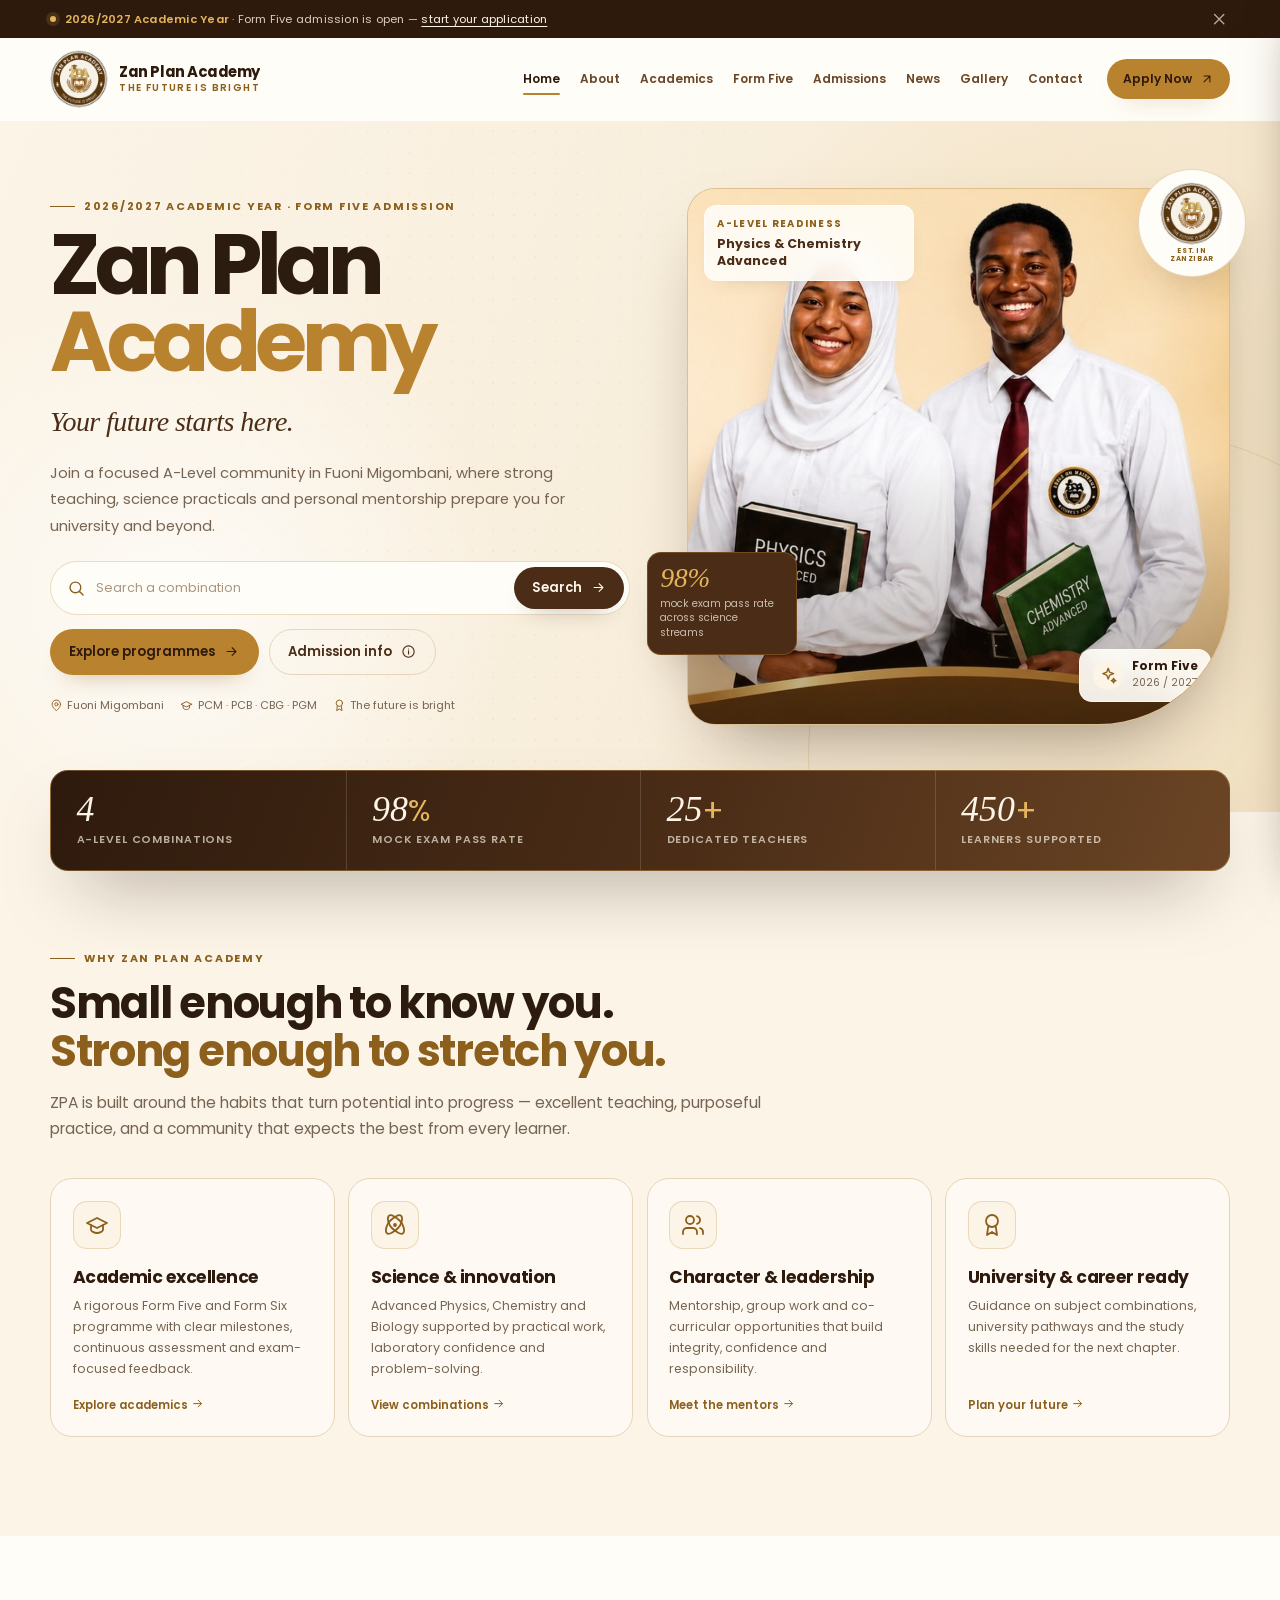
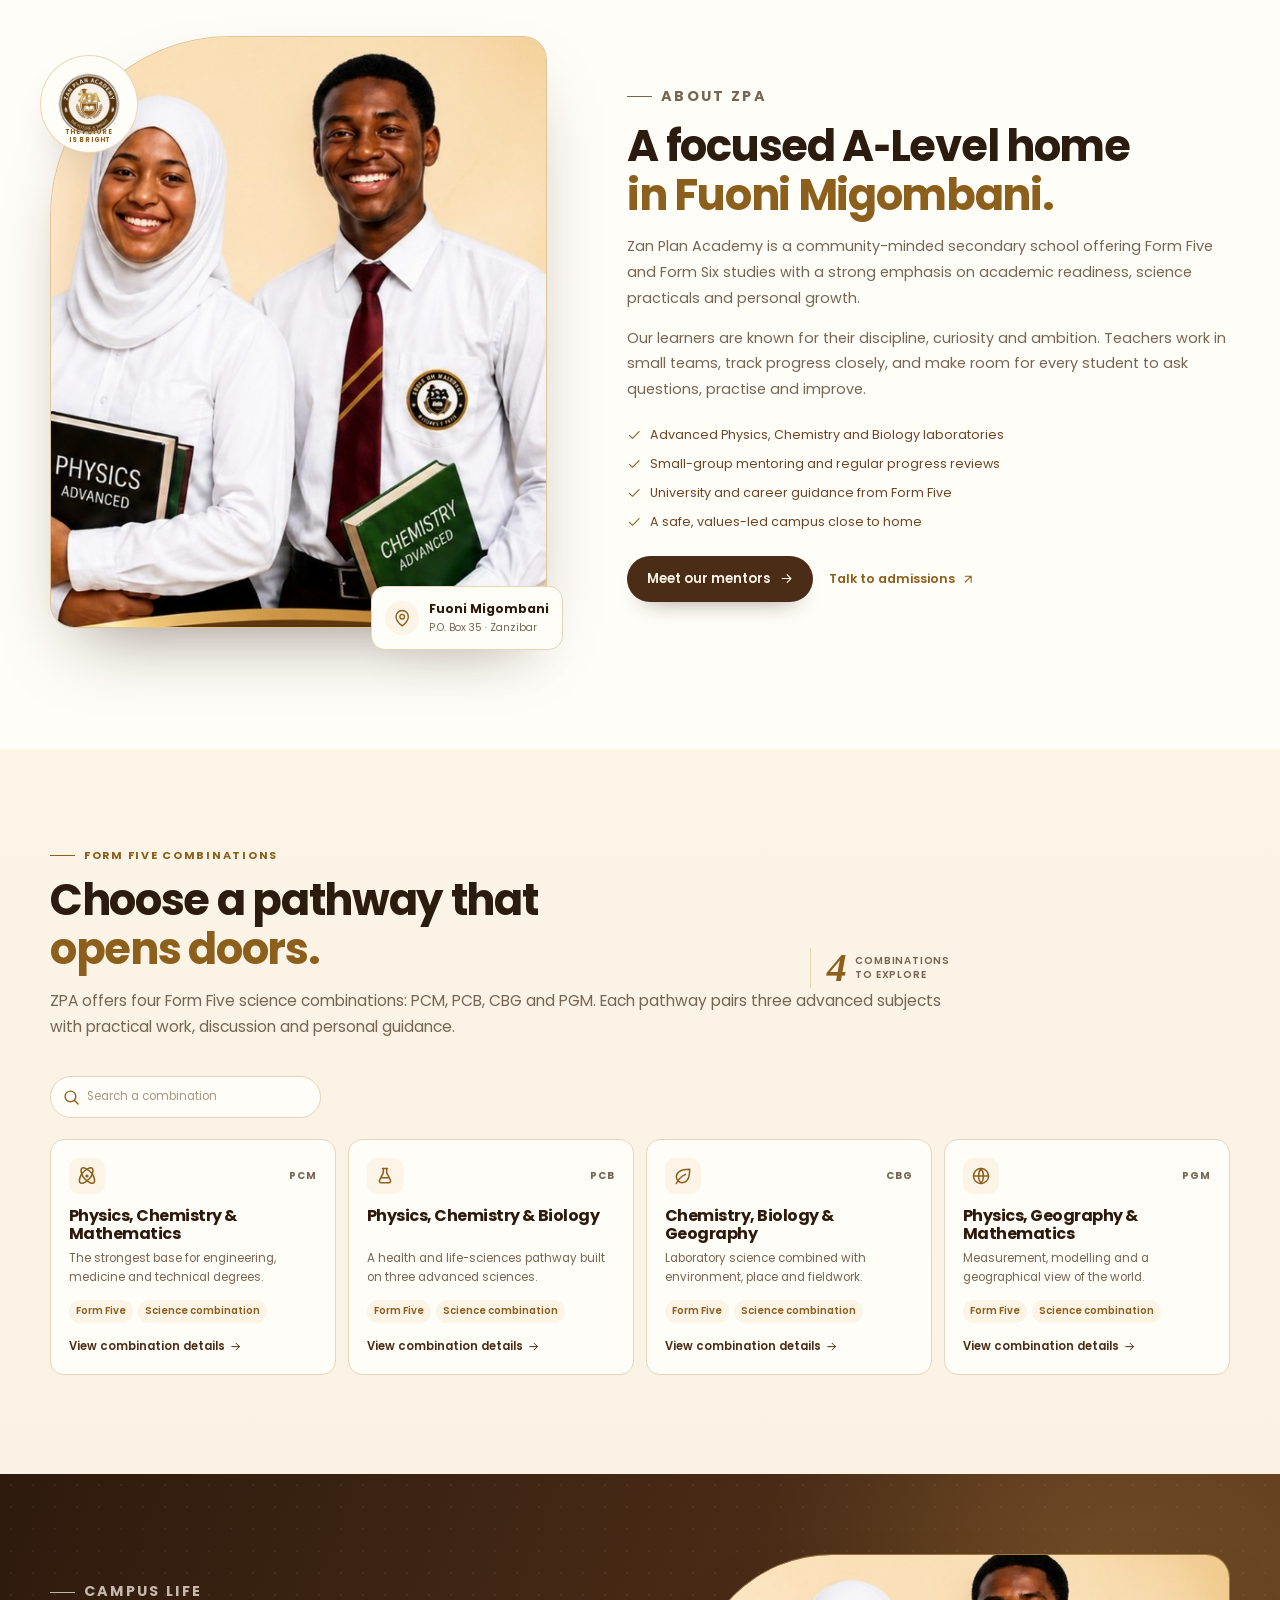
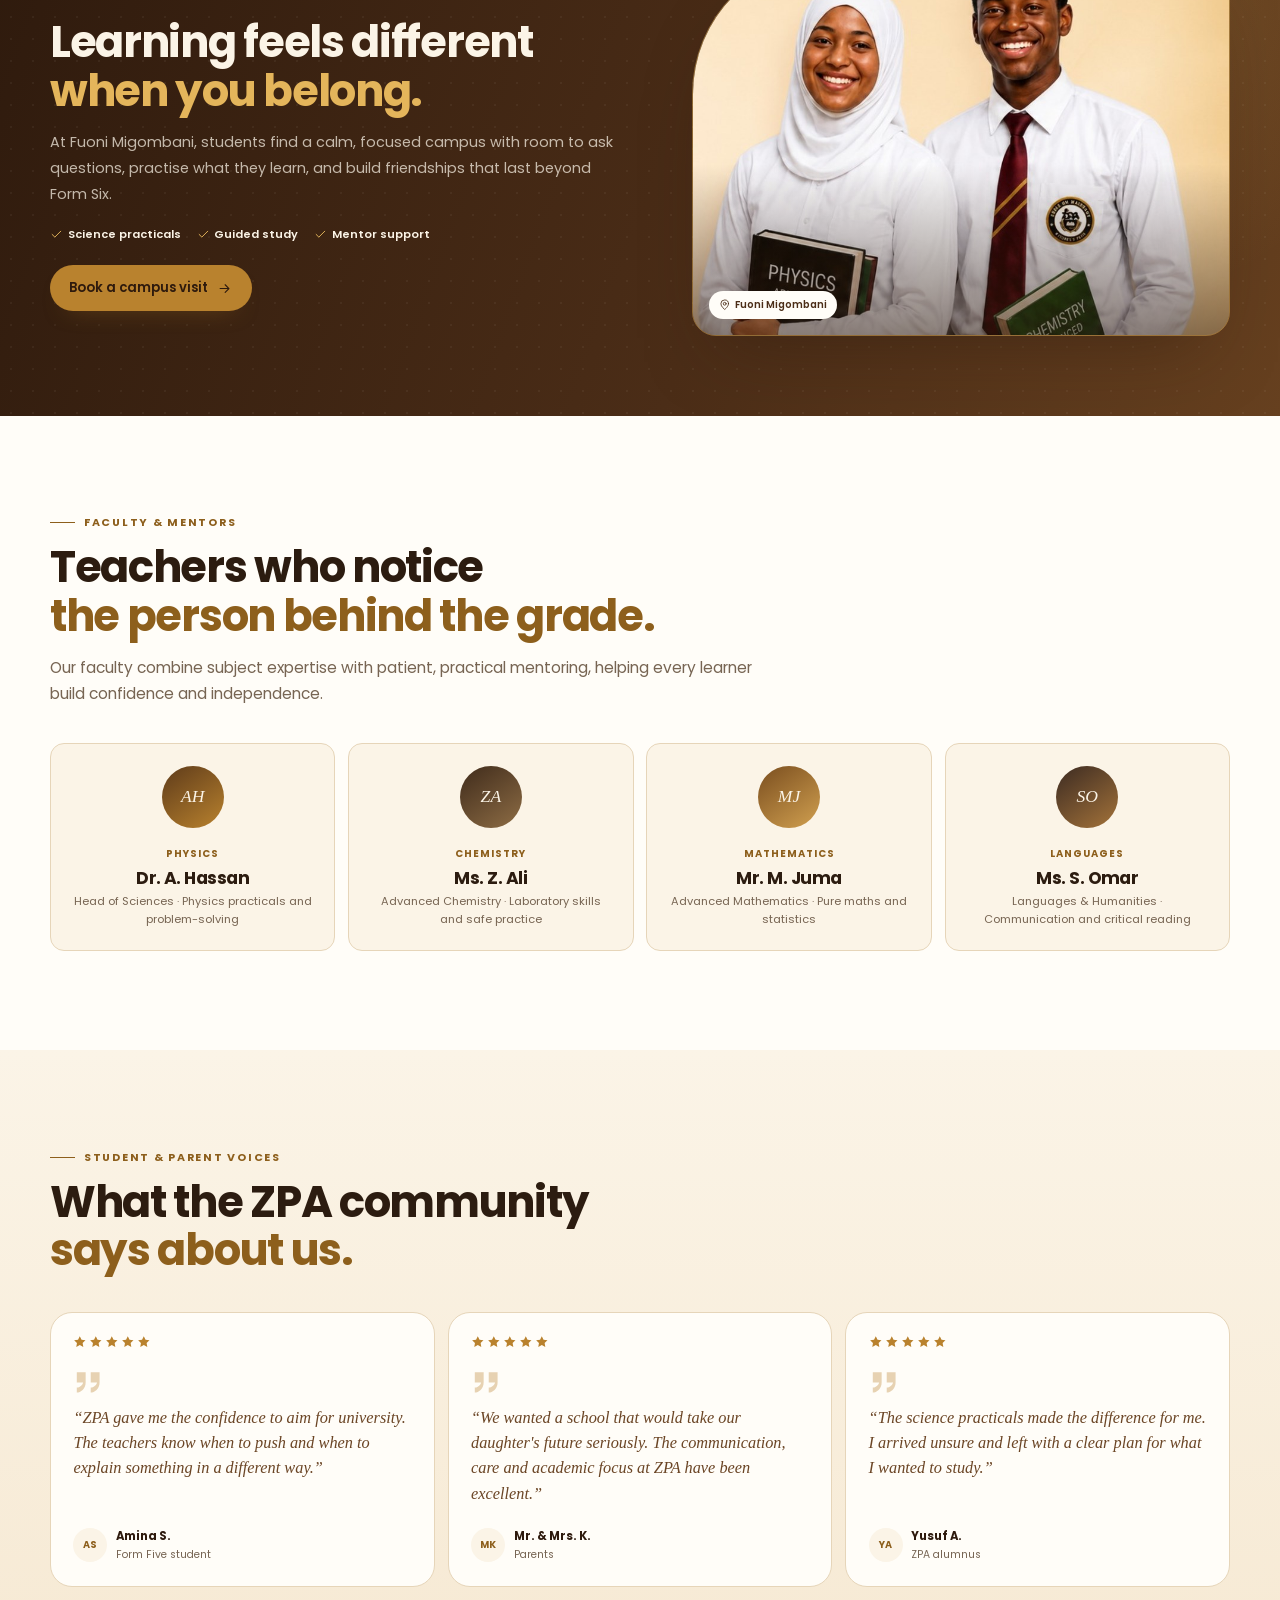
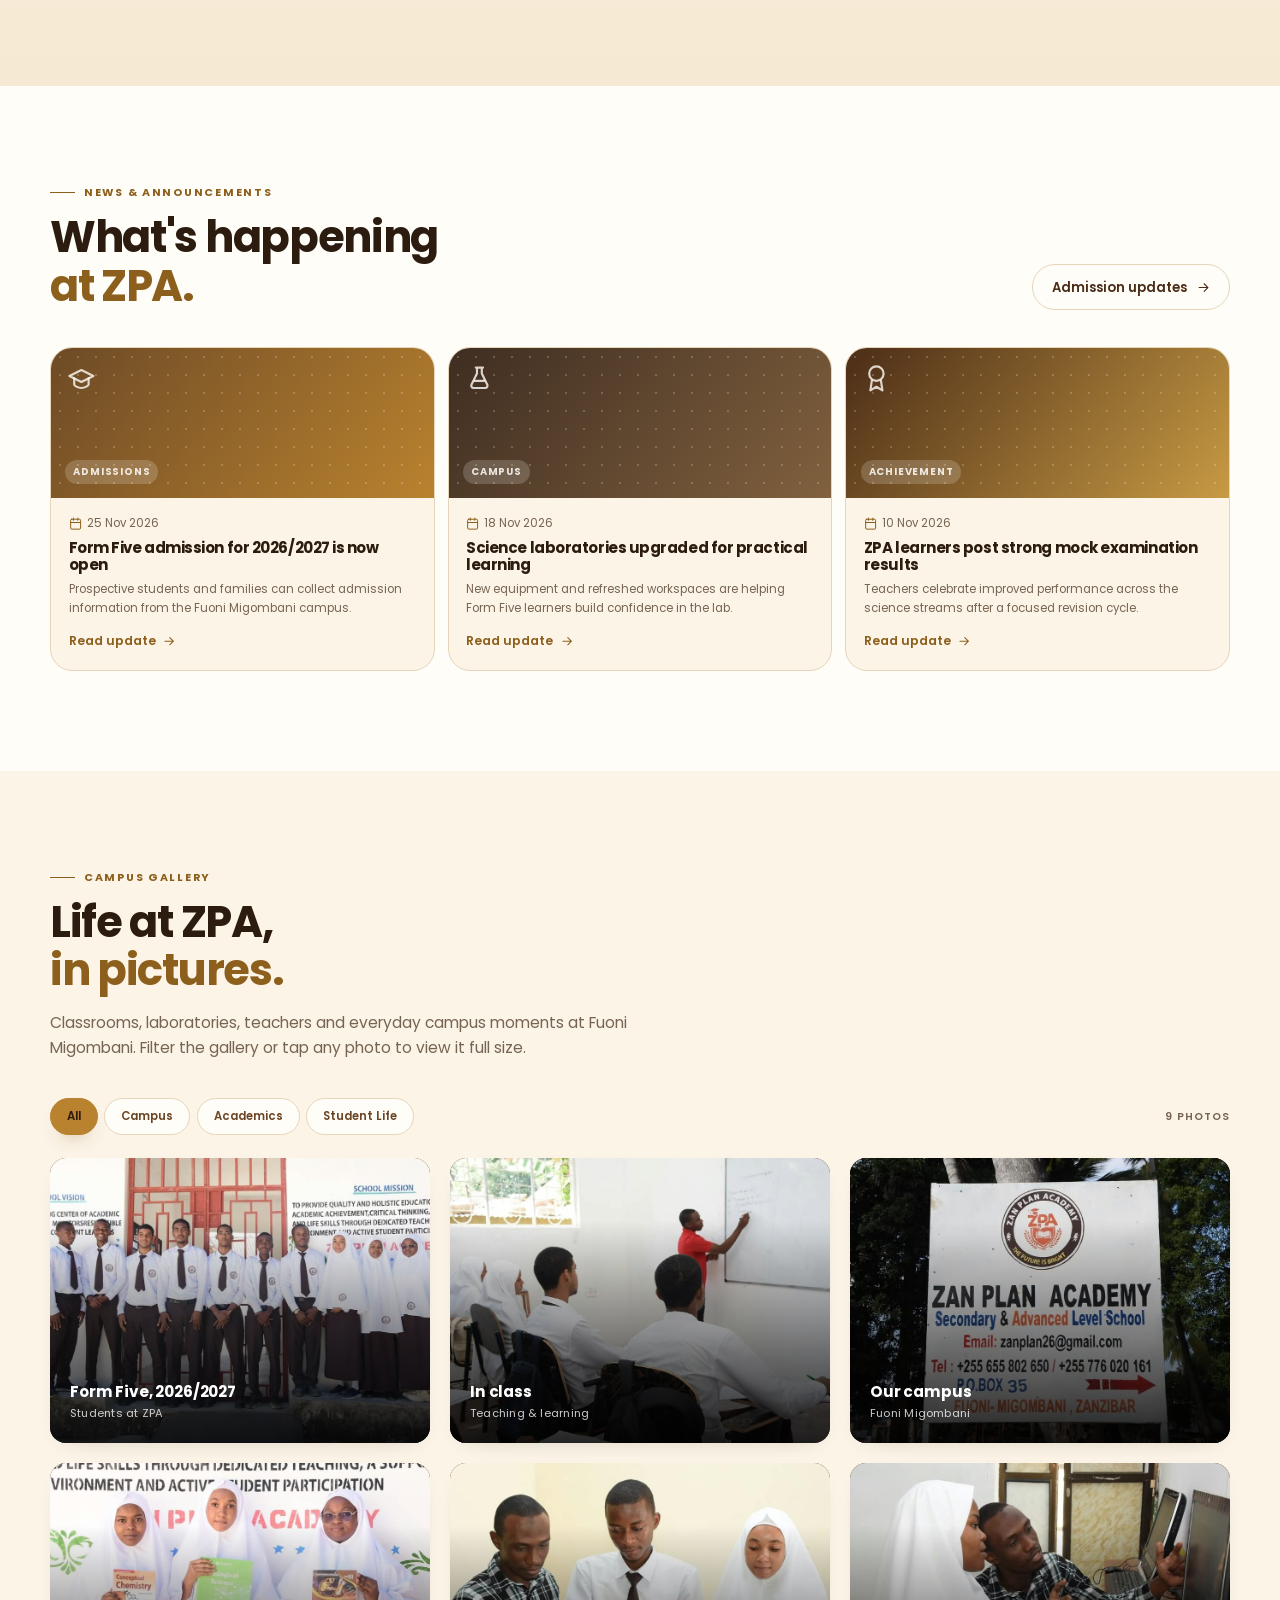
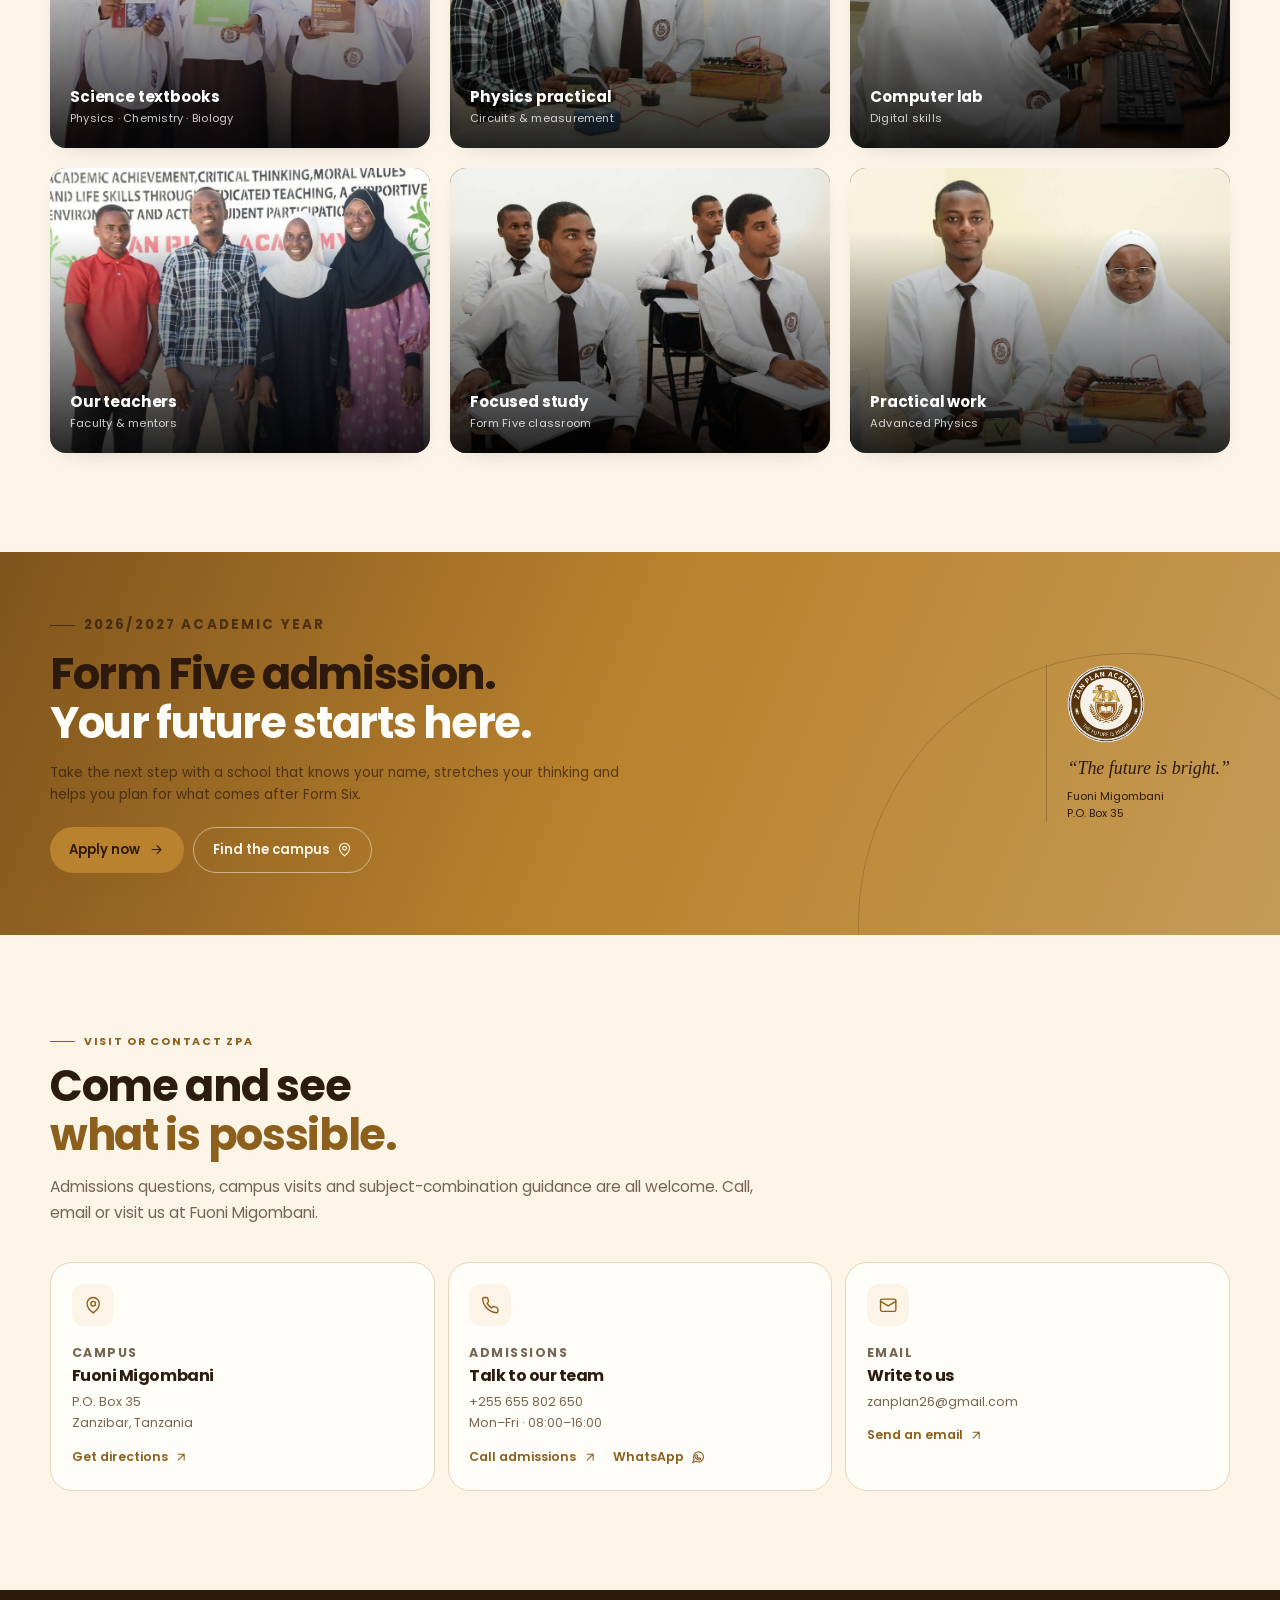
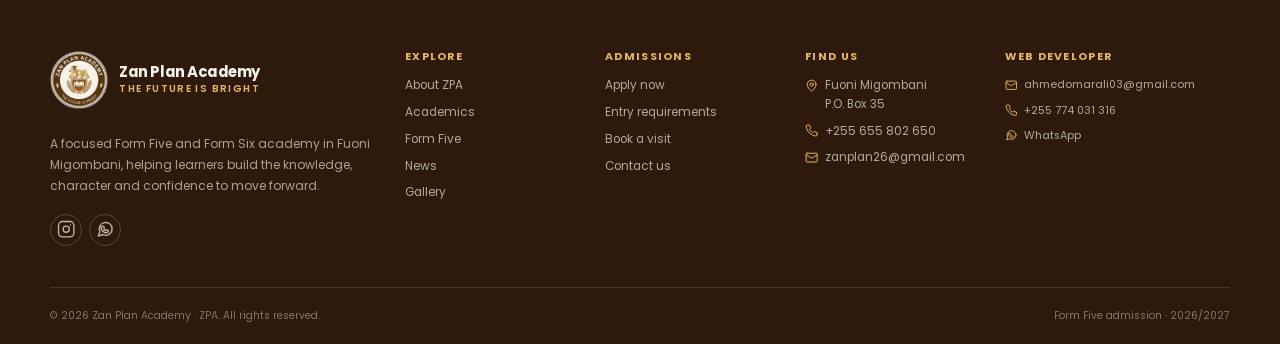
<file: index.html>
<!doctype html>
<html lang="en">
<head>
  <meta charset="utf-8">
  <meta name="viewport" content="width=device-width, initial-scale=1">
  <meta name="description" content="Zan Plan Academy (ZPA) — Form Five admission for the 2026/2027 academic year. A focused A-Level academy in Fuoni Migombani, Zanzibar. The future is bright.">
  <meta name="theme-color" content="#4b2d17">
  <title>Zan Plan Academy | Form Five Admission 2026/2027</title>
  <link rel="icon" type="image/png" href="assets/images/favicon.png">
  <link rel="preload" as="image" href="assets/images/students-hero.jpg">
  <script>document.documentElement.classList.add('js');</script>
  <link rel="stylesheet" href="assets/styles.css">
</head>
<body>
  <a class="skip-link" href="#main">Skip to content</a>

  <!-- Icon sprite. Add or replace symbols here when extending the site. -->
  <svg class="svg-sprite" xmlns="http://www.w3.org/2000/svg" aria-hidden="true">
    <symbol id="i-menu" viewBox="0 0 24 24"><path d="M4 6h16M4 12h16M4 18h16"/></symbol>
    <symbol id="i-close" viewBox="0 0 24 24"><path d="M18 6 6 18M6 6l12 12"/></symbol>
    <symbol id="i-search" viewBox="0 0 24 24"><circle cx="11" cy="11" r="7"/><path d="m21 21-4.3-4.3"/></symbol>
    <symbol id="i-arrow-right" viewBox="0 0 24 24"><path d="M5 12h14M13 6l6 6-6 6"/></symbol>
    <symbol id="i-arrow-up-right" viewBox="0 0 24 24"><path d="M7 17 17 7M7 7h10v10"/></symbol>
    <symbol id="i-arrow-up" viewBox="0 0 24 24"><path d="M12 19V5M5 12l7-7 7 7"/></symbol>
    <symbol id="i-chevron-down" viewBox="0 0 24 24"><path d="m6 9 6 6 6-6"/></symbol>
    <symbol id="i-check" viewBox="0 0 24 24"><path d="m20 6-11 11-5-5"/></symbol>
    <symbol id="i-graduation" viewBox="0 0 24 24"><path d="M22 10 12 5 2 10l10 5 10-5Z"/><path d="M6 12v5c0 1 3 3 6 3s6-2 6-3v-5"/></symbol>
    <symbol id="i-atom" viewBox="0 0 24 24"><circle cx="12" cy="12" r="1"/><path d="M20.2 20.2c-2.3 2.3-8.4-2.3-11.3-5.2S3.5 5.1 5.8 2.8s8.4 2.3 11.3 5.2 5.4 9.9 3.1 12.2Z"/><path d="M3.8 20.2c2.3 2.3 8.4-2.3 11.3-5.2S20.5 5.1 18.2 2.8 9.8 5.1 6.9 8 1.5 17.9 3.8 20.2Z"/></symbol>
    <symbol id="i-flask" viewBox="0 0 24 24"><path d="M9 3h6M10 3v5L5.5 17a2 2 0 0 0 1.8 3h9.4a2 2 0 0 0 1.8-3L14 8V3"/><path d="M8 14h8"/></symbol>
    <symbol id="i-calculator" viewBox="0 0 24 24"><rect x="4" y="2" width="16" height="20" rx="2"/><path d="M8 6h8M8 10h.01M12 10h.01M16 10h.01M8 14h.01M12 14h.01M16 14h.01M8 18h.01M12 18h.01M16 18h.01"/></symbol>
    <symbol id="i-leaf" viewBox="0 0 24 24"><path d="M11 20A7 7 0 0 1 4 13C4 8 8 4 20 4c0 12-4 16-9 16Z"/><path d="M4 21c2-5 5-8 11-11"/></symbol>
    <symbol id="i-globe" viewBox="0 0 24 24"><circle cx="12" cy="12" r="9"/><path d="M3 12h18M12 3a15 15 0 0 1 0 18M12 3a15 15 0 0 0 0 18"/></symbol>
    <symbol id="i-briefcase" viewBox="0 0 24 24"><rect x="2" y="7" width="20" height="14" rx="2"/><path d="M8 7V5a2 2 0 0 1 2-2h4a2 2 0 0 1 2 2v2M2 13h20"/></symbol>
    <symbol id="i-book" viewBox="0 0 24 24"><path d="M4 19.5A2.5 2.5 0 0 1 6.5 17H20"/><path d="M6.5 2H20v20H6.5A2.5 2.5 0 0 1 4 19.5v-15A2.5 2.5 0 0 1 6.5 2Z"/></symbol>
    <symbol id="i-languages" viewBox="0 0 24 24"><path d="m5 8 6 6M4 14l6-6 2-2M2 5h12M7 2h1M22 22l-5-10-5 10M14 18h6"/></symbol>
    <symbol id="i-laptop" viewBox="0 0 24 24"><rect x="3" y="4" width="18" height="12" rx="2"/><path d="M2 20h20"/></symbol>
    <symbol id="i-users" viewBox="0 0 24 24"><path d="M16 21v-2a4 4 0 0 0-4-4H6a4 4 0 0 0-4 4v2"/><circle cx="9" cy="7" r="4"/><path d="M22 21v-2a4 4 0 0 0-3-3.87M16 3.13a4 4 0 0 1 0 7.75"/></symbol>
    <symbol id="i-award" viewBox="0 0 24 24"><circle cx="12" cy="8" r="6"/><path d="M8.2 13.9 7 22l5-3 5 3-1.2-8.1"/></symbol>
    <symbol id="i-star" viewBox="0 0 24 24"><path d="m12 2 3.1 6.3 6.9 1-5 4.9 1.2 6.8L12 17.8 5.8 21l1.2-6.8-5-4.9 6.9-1L12 2Z"/></symbol>
    <symbol id="i-map-pin" viewBox="0 0 24 24"><path d="M20 10c0 6-8 12-8 12S4 16 4 10a8 8 0 0 1 16 0Z"/><circle cx="12" cy="10" r="3"/></symbol>
    <symbol id="i-mail" viewBox="0 0 24 24"><rect x="2" y="4" width="20" height="16" rx="2"/><path d="m22 7-10 6L2 7"/></symbol>
    <symbol id="i-phone" viewBox="0 0 24 24"><path d="M22 16.9v3a2 2 0 0 1-2.2 2 19.8 19.8 0 0 1-8.6-3.1 19.5 19.5 0 0 1-6-6A19.8 19.8 0 0 1 2.1 4.2 2 2 0 0 1 4.1 2h3a2 2 0 0 1 2 1.7c.1.9.3 1.8.6 2.6a2 2 0 0 1-.5 2.1L8 9.6a16 16 0 0 0 6 6l1.2-1.2a2 2 0 0 1 2.1-.5c.8.3 1.7.5 2.6.6a2 2 0 0 1 1.7 2Z"/></symbol>
    <symbol id="i-clock" viewBox="0 0 24 24"><circle cx="12" cy="12" r="9"/><path d="M12 7v5l3 2"/></symbol>
    <symbol id="i-calendar" viewBox="0 0 24 24"><rect x="3" y="4" width="18" height="18" rx="2"/><path d="M16 2v4M8 2v4M3 10h18"/></symbol>
    <symbol id="i-quote" viewBox="0 0 24 24"><path d="M3 21c3 0 7-3 7-8V5H3v8h5c0 1-2 4-5 4v4ZM14 21c3 0 7-3 7-8V5h-7v8h5c0 1-2 4-5 4v4Z"/></symbol>
    <symbol id="i-sparkles" viewBox="0 0 24 24"><path d="m12 3 1.9 5.1L19 10l-5.1 1.9L12 17l-1.9-5.1L5 10l5.1-1.9L12 3Z"/><path d="m19 16 .9 2.1L22 19l-2.1.9L19 22l-.9-2.1L16 19l2.1-.9L19 16Z"/></symbol>
    <symbol id="i-info" viewBox="0 0 24 24"><circle cx="12" cy="12" r="9"/><path d="M12 11v5M12 8h.01"/></symbol>
    <symbol id="i-download" viewBox="0 0 24 24"><path d="M12 3v12m0 0 4-4m-4 4-4-4M4 21h16"/></symbol>
    <symbol id="i-facebook" viewBox="0 0 24 24"><path d="M18 2h-3a5 5 0 0 0-5 5v3H7v4h3v8h4v-8h3l1-4h-4V7a1 1 0 0 1 1-1h3V2Z"/></symbol>
    <symbol id="i-instagram" viewBox="0 0 24 24"><rect x="2" y="2" width="20" height="20" rx="5"/><circle cx="12" cy="12" r="4"/><path d="M17.5 6.5h.01"/></symbol>
    <symbol id="i-x" viewBox="0 0 24 24"><path d="M4 4l16 16M20 4 4 20"/></symbol>
    <symbol id="i-whatsapp" viewBox="0 0 24 24"><path d="M21 11.5a8.4 8.4 0 0 1-12.4 7.4L3 21l2.1-5.6A8.4 8.4 0 1 1 21 11.5Z"/><path d="M8.5 8.5c.2-.5.4-.5.7-.5h.5c.2 0 .4 0 .5.4l.7 1.7c.1.2.1.4-.1.6l-.5.6c-.2.2-.2.4 0 .6.5.7 1.2 1.4 2 1.8.3.2.5.1.6-.1l.6-.7c.2-.2.4-.2.6-.1l1.7.8c.2.1.4.2.4.4 0 .2 0 1.2-.6 1.8-.6.6-1.4.8-2 .8-.6 0-1.4-.1-2.5-.6-1.1-.5-2.1-1.3-2.9-2.3-.8-1-1.3-2-1.5-2.8-.2-.8-.1-1.5.1-2Z"/></symbol>
    <symbol id="i-play" viewBox="0 0 24 24"><path d="m8 5 11 7-11 7V5Z"/></symbol>
  </svg>

  <div class="top-note" id="top-note">
    <div class="container top-note-inner">
      <span class="top-note-dot" aria-hidden="true"></span>
      <p><strong>2026/2027 Academic Year</strong> · Form Five admission is open — <a href="#admissions">start your application</a></p>
      <button class="top-note-close" type="button" aria-label="Dismiss admission notice" data-dismiss-note>
        <svg class="icon" aria-hidden="true"><use href="#i-close"></use></svg>
      </button>
    </div>
  </div>

  <header class="site-header" id="site-header">
    <div class="container header-inner">
      <a class="brand" href="#home" aria-label="Zan Plan Academy home">
        <img class="brand-crest" src="assets/images/zpa-logo.png" alt="Zan Plan Academy crest" width="58" height="58">
        <span class="brand-copy">
          <strong>Zan Plan Academy</strong>
          <span>The future is bright</span>
        </span>
      </a>

      <nav class="main-nav" aria-label="Primary navigation">
        <a href="#home" data-nav="home">Home</a>
        <a href="#about" data-nav="about">About</a>
        <a href="#academics" data-nav="academics">Academics</a>
        <a href="#form-five" data-nav="form-five">Form Five</a>
        <a href="#admissions" data-nav="admissions">Admissions</a>
        <a href="#news" data-nav="news">News</a>
        <a href="#gallery" data-nav="gallery">Gallery</a>
        <a href="#contact" data-nav="contact">Contact</a>
      </nav>

      <div class="header-actions">
        <button class="button button-gold button-small" type="button" data-open-admissions>
          Apply Now <svg class="icon" aria-hidden="true"><use href="#i-arrow-up-right"></use></svg>
        </button>
        <button class="nav-toggle" type="button" aria-label="Open menu" aria-expanded="false" aria-controls="mobile-menu">
          <svg class="icon" aria-hidden="true"><use href="#i-menu"></use></svg>
        </button>
      </div>
    </div>
  </header>

  <div class="menu-overlay" id="menu-overlay" hidden></div>
  <aside class="mobile-menu" id="mobile-menu" aria-hidden="true" aria-label="Mobile navigation" inert>
    <div class="mobile-menu-head">
      <a class="brand" href="#home" tabindex="-1">
        <img class="brand-crest" src="assets/images/zpa-logo.png" alt="" width="48" height="48">
        <span class="brand-copy"><strong>Zan Plan Academy</strong><span>The future is bright</span></span>
      </a>
      <button class="icon-button" type="button" data-close-menu aria-label="Close menu">
        <svg class="icon" aria-hidden="true"><use href="#i-close"></use></svg>
      </button>
    </div>
    <nav class="mobile-links" aria-label="Mobile primary navigation">
      <a href="#home">Home</a>
      <a href="#about">About ZPA</a>
      <a href="#academics">Academics</a>
      <a href="#form-five">Form Five</a>
      <a href="#admissions">Admissions</a>
      <a href="#news">News</a>
      <a href="#gallery">Gallery</a>
      <a href="#contact">Contact</a>
    </nav>
    <div class="mobile-menu-foot">
      <p><svg class="icon" aria-hidden="true"><use href="#i-map-pin"></use></svg> Fuoni Migombani · P.O. Box 35</p>
      <button class="button button-gold button-block" type="button" data-open-admissions>Apply for Form Five <svg class="icon" aria-hidden="true"><use href="#i-arrow-up-right"></use></svg></button>
    </div>
  </aside>

  <main id="main">
    <section class="hero" id="home">
      <div class="hero-pattern" aria-hidden="true"></div>
      <div class="container hero-grid">
        <div class="hero-copy">
          <p class="eyebrow"><span class="eyebrow-line"></span> 2026/2027 Academic Year · Form&nbsp;Five&nbsp;Admission</p>
          <h1>Zan Plan <br><span>Academy</span></h1>
          <p class="hero-promise">Your future starts here.</p>
          <p class="hero-text">Join a focused A-Level community in Fuoni Migombani, where strong teaching, science practicals and personal mentorship prepare you for university and beyond.</p>
          <form class="hero-search" id="hero-search-form" role="search">
            <label class="sr-only" for="hero-search">Search subjects and programmes</label>
            <svg class="icon search-icon" aria-hidden="true"><use href="#i-search"></use></svg>
            <input id="hero-search" name="q" type="search" placeholder="Search a combination" autocomplete="off">
            <button class="button button-brown" type="submit">Search <svg class="icon" aria-hidden="true"><use href="#i-arrow-right"></use></svg></button>
          </form>
          <div class="hero-actions">
            <a class="button button-gold" href="#academics">Explore programmes <svg class="icon" aria-hidden="true"><use href="#i-arrow-right"></use></svg></a>
            <button class="button button-ghost" type="button" data-open-admissions>Admission info <svg class="icon" aria-hidden="true"><use href="#i-info"></use></svg></button>
          </div>
          <ul class="hero-facts" aria-label="Academy facts">
            <li><svg class="icon" aria-hidden="true"><use href="#i-map-pin"></use></svg> Fuoni Migombani</li>
            <li><svg class="icon" aria-hidden="true"><use href="#i-graduation"></use></svg> PCM · PCB · CBG · PGM</li>
            <li><svg class="icon" aria-hidden="true"><use href="#i-award"></use></svg> The future is bright</li>
          </ul>
        </div>

        <div class="hero-visual">
          <div class="hero-photo-frame">
            <div class="hero-photo-caption">
              <span class="caption-kicker">A-Level readiness</span>
              <strong>Physics &amp; Chemistry Advanced</strong>
            </div>
            <img src="assets/images/students-hero.jpg" alt="Two Zan Plan Academy students holding Physics Advanced and Chemistry Advanced books" width="1000" height="838">
            <div class="hero-photo-badge">
              <span class="badge-icon"><svg class="icon" aria-hidden="true"><use href="#i-sparkles"></use></svg></span>
              <span><strong>Form Five</strong><small>2026 / 2027</small></span>
            </div>
          </div>
          <div class="hero-side-note">
            <span class="side-note-number">98%</span>
            <span>mock exam pass rate<br>across science streams</span>
          </div>
          <div class="hero-seal">
            <img src="assets/images/zpa-logo.png" alt="" width="92" height="92">
            <span>Est. in<br>Zanzibar</span>
          </div>
        </div>
      </div>
    </section>

    <section class="stats-wrap" aria-label="Zan Plan Academy at a glance">
      <div class="container">
        <div class="stats-card">
          <div class="stat-item">
            <span class="stat-value"><span data-count="4">0</span></span>
            <span class="stat-label">A-Level combinations</span>
          </div>
          <div class="stat-item">
            <span class="stat-value"><span data-count="98">0</span><span class="stat-suffix">%</span></span>
            <span class="stat-label">Mock exam pass rate</span>
          </div>
          <div class="stat-item">
            <span class="stat-value"><span data-count="25">0</span><span class="stat-suffix">+</span></span>
            <span class="stat-label">Dedicated teachers</span>
          </div>
          <div class="stat-item">
            <span class="stat-value"><span data-count="450">0</span><span class="stat-suffix">+</span></span>
            <span class="stat-label">Learners supported</span>
          </div>
        </div>
      </div>
    </section>

    <section class="section pillars-section" id="why-zpa">
      <div class="container">
        <div class="section-heading reveal">
          <p class="eyebrow"><span class="eyebrow-line"></span> Why Zan Plan Academy</p>
          <h2>Small enough to know you. <br><span>Strong enough to stretch you.</span></h2>
          <p>ZPA is built around the habits that turn potential into progress — excellent teaching, purposeful practice, and a community that expects the best from every learner.</p>
        </div>

        <div class="pillar-grid">
          <article class="pillar-card reveal">
            <span class="icon-tile"><svg class="icon" aria-hidden="true"><use href="#i-graduation"></use></svg></span>
            <h3>Academic excellence</h3>
            <p>A rigorous Form Five and Form Six programme with clear milestones, continuous assessment and exam-focused feedback.</p>
            <a href="#academics">Explore academics <svg class="icon" aria-hidden="true"><use href="#i-arrow-right"></use></svg></a>
          </article>
          <article class="pillar-card reveal">
            <span class="icon-tile"><svg class="icon" aria-hidden="true"><use href="#i-atom"></use></svg></span>
            <h3>Science &amp; innovation</h3>
            <p>Advanced Physics, Chemistry and Biology supported by practical work, laboratory confidence and problem-solving.</p>
            <a href="#academics">View combinations <svg class="icon" aria-hidden="true"><use href="#i-arrow-right"></use></svg></a>
          </article>
          <article class="pillar-card reveal">
            <span class="icon-tile"><svg class="icon" aria-hidden="true"><use href="#i-users"></use></svg></span>
            <h3>Character &amp; leadership</h3>
            <p>Mentorship, group work and co-curricular opportunities that build integrity, confidence and responsibility.</p>
            <a href="#faculty">Meet the mentors <svg class="icon" aria-hidden="true"><use href="#i-arrow-right"></use></svg></a>
          </article>
          <article class="pillar-card reveal">
            <span class="icon-tile"><svg class="icon" aria-hidden="true"><use href="#i-award"></use></svg></span>
            <h3>University &amp; career ready</h3>
            <p>Guidance on subject combinations, university pathways and the study skills needed for the next chapter.</p>
            <a href="#admissions">Plan your future <svg class="icon" aria-hidden="true"><use href="#i-arrow-right"></use></svg></a>
          </article>
        </div>
      </div>
    </section>

    <section class="section about-section" id="about">
      <div class="container about-grid">
        <div class="about-visual reveal">
          <div class="about-image">
            <img src="assets/images/students-academic.jpg" alt="Zan Plan Academy students preparing for advanced science subjects" width="900" height="760" loading="lazy">
          </div>
          <div class="about-location">
            <span class="location-icon"><svg class="icon" aria-hidden="true"><use href="#i-map-pin"></use></svg></span>
            <span><strong>Fuoni Migombani</strong><small>P.O. Box 35 · Zanzibar</small></span>
          </div>
          <div class="about-stamp">
            <img src="assets/images/zpa-logo.png" alt="" width="76" height="76">
            <span>The future<br>is bright</span>
          </div>
        </div>

        <div class="about-copy reveal">
          <p class="eyebrow"><span class="eyebrow-line"></span> About ZPA</p>
          <h2>A focused A&#8209;Level home <br><span>in Fuoni Migombani.</span></h2>
          <p>Zan Plan Academy is a community-minded secondary school offering Form Five and Form Six studies with a strong emphasis on academic readiness, science practicals and personal growth.</p>
          <p>Our learners are known for their discipline, curiosity and ambition. Teachers work in small teams, track progress closely, and make room for every student to ask questions, practise and improve.</p>
          <ul class="check-list">
            <li><svg class="icon" aria-hidden="true"><use href="#i-check"></use></svg> Advanced Physics, Chemistry and Biology laboratories</li>
            <li><svg class="icon" aria-hidden="true"><use href="#i-check"></use></svg> Small-group mentoring and regular progress reviews</li>
            <li><svg class="icon" aria-hidden="true"><use href="#i-check"></use></svg> University and career guidance from Form Five</li>
            <li><svg class="icon" aria-hidden="true"><use href="#i-check"></use></svg> A safe, values-led campus close to home</li>
          </ul>
          <div class="about-actions">
            <a class="button button-brown" href="#faculty">Meet our mentors <svg class="icon" aria-hidden="true"><use href="#i-arrow-right"></use></svg></a>
            <button class="text-button" type="button" data-open-admissions>Talk to admissions <svg class="icon" aria-hidden="true"><use href="#i-arrow-up-right"></use></svg></button>
          </div>
        </div>
      </div>
    </section>

    <section class="section academics-section" id="academics">
      <div class="container">
        <div class="section-heading academics-heading reveal" id="form-five">
          <p class="eyebrow"><span class="eyebrow-line"></span> Form Five combinations</p>
          <div class="heading-row">
            <h2>Choose a pathway that <br><span>opens doors.</span></h2>
            <div class="academic-count"><strong id="program-count">4</strong><span>combinations<br>to explore</span></div>
          </div>
          <p>ZPA offers four Form Five science combinations: PCM, PCB, CBG and PGM. Each pathway pairs three advanced subjects with practical work, discussion and personal guidance.</p>
        </div>

        <div class="program-toolbar reveal">
          <div class="program-search">
            <label class="sr-only" for="program-search">Search Form Five combinations</label>
            <svg class="icon" aria-hidden="true"><use href="#i-search"></use></svg>
            <input id="program-search" type="search" placeholder="Search a combination" autocomplete="off">
            <button class="search-clear" type="button" id="clear-program-search" aria-label="Clear combination search">
              <svg class="icon" aria-hidden="true"><use href="#i-close"></use></svg>
            </button>
          </div>
        </div>

        <div class="program-grid" id="program-grid">
          <article class="program-card reveal" data-category="Sciences" data-keywords="pcm physics chemistry mathematics engineering mechanics calculus statistics technical science">
            <div class="program-card-top">
              <span class="subject-icon"><svg class="icon" aria-hidden="true"><use href="#i-atom"></use></svg></span>
              <span class="program-category">PCM</span>
            </div>
            <h3>Physics, Chemistry &amp; Mathematics</h3>
            <p>The strongest base for engineering, medicine and technical degrees.</p>
            <div class="program-meta"><span>Form Five</span><span>Science combination</span></div>
            <button class="program-link" type="button" data-open-program data-title="PCM — Physics, Chemistry &amp; Mathematics" data-category="Science combination" data-description="Physics, Chemistry and Mathematics — the strongest base for engineering, medicine and technical degrees." data-details="PCM combines three rigorous subjects with strong mathematical reasoning. Learners study mechanics, fields and waves in Physics; organic, inorganic and physical Chemistry; and pure Mathematics with statistics — ideal preparation for engineering, medicine and research degrees." data-careers="Engineering, medicine, pharmacy, research, data science, aviation" data-combination="Physics · Chemistry · Mathematics">
              View combination details <svg class="icon" aria-hidden="true"><use href="#i-arrow-right"></use></svg>
            </button>
          </article>

          <article class="program-card reveal" data-category="Sciences" data-keywords="pcb physics chemistry biology medicine nursing health life science laboratory">
            <div class="program-card-top">
              <span class="subject-icon"><svg class="icon" aria-hidden="true"><use href="#i-flask"></use></svg></span>
              <span class="program-category">PCB</span>
            </div>
            <h3>Physics, Chemistry &amp; Biology</h3>
            <p>A health and life-sciences pathway built on three advanced sciences.</p>
            <div class="program-meta"><span>Form Five</span><span>Science combination</span></div>
            <button class="program-link" type="button" data-open-program data-title="PCB — Physics, Chemistry &amp; Biology" data-category="Science combination" data-description="Physics, Chemistry and Biology — a health and life-sciences pathway built on three advanced sciences." data-details="PCB focuses on the living world alongside physical science. Learners explore human biology, genetics and ecology, supported by Chemistry and Physics practicals, building a strong foundation for medicine, nursing, biomedical and environmental courses." data-careers="Medicine, nursing, biomedical science, agriculture, environmental health" data-combination="Physics · Chemistry · Biology">
              View combination details <svg class="icon" aria-hidden="true"><use href="#i-arrow-right"></use></svg>
            </button>
          </article>

          <article class="program-card reveal" data-category="Sciences" data-keywords="cbg chemistry biology geography environment fieldwork health agriculture mapping">
            <div class="program-card-top">
              <span class="subject-icon"><svg class="icon" aria-hidden="true"><use href="#i-leaf"></use></svg></span>
              <span class="program-category">CBG</span>
            </div>
            <h3>Chemistry, Biology &amp; Geography</h3>
            <p>Laboratory science combined with environment, place and fieldwork.</p>
            <div class="program-meta"><span>Form Five</span><span>Science combination</span></div>
            <button class="program-link" type="button" data-open-program data-title="CBG — Chemistry, Biology &amp; Geography" data-category="Science combination" data-description="Chemistry, Biology and Geography — laboratory science combined with environment, place and fieldwork." data-details="CBG links laboratory science with the study of people and place. Chemistry and Biology practicals sit alongside physical and human Geography, with field observation, mapping and case studies of development." data-careers="Medicine, pharmacy, environmental management, agriculture, tourism, urban planning" data-combination="Chemistry · Biology · Geography">
              View combination details <svg class="icon" aria-hidden="true"><use href="#i-arrow-right"></use></svg>
            </button>
          </article>

          <article class="program-card reveal" data-category="Sciences" data-keywords="pgm physics geography mathematics surveying gis meteorology engineering data">
            <div class="program-card-top">
              <span class="subject-icon"><svg class="icon" aria-hidden="true"><use href="#i-globe"></use></svg></span>
              <span class="program-category">PGM</span>
            </div>
            <h3>Physics, Geography &amp; Mathematics</h3>
            <p>Measurement, modelling and a geographical view of the world.</p>
            <div class="program-meta"><span>Form Five</span><span>Science combination</span></div>
            <button class="program-link" type="button" data-open-program data-title="PGM — Physics, Geography &amp; Mathematics" data-category="Science combination" data-description="Physics, Geography and Mathematics — measurement, modelling and a geographical view of the world." data-details="PGM suits learners who enjoy modelling, measurement and real-world problem solving. Physics and Mathematics develop analytical skill while Geography adds fieldwork, mapping and an understanding of environment and development." data-careers="Surveying, engineering, GIS, meteorology, urban planning, data analysis" data-combination="Physics · Geography · Mathematics">
              View combination details <svg class="icon" aria-hidden="true"><use href="#i-arrow-right"></use></svg>
            </button>
          </article>
        </div>

        <div class="program-empty" id="program-empty" hidden>
          <span class="empty-icon"><svg class="icon" aria-hidden="true"><use href="#i-search"></use></svg></span>
          <h3>No combinations match that search yet.</h3>
          <p>Try a code such as PCM, PCB, CBG or PGM — or clear the search to see all four combinations.</p>
          <button class="button button-brown" type="button" id="reset-program-filters">Show all combinations</button>
        </div>
      </div>
    </section>

    <section class="campus-banner">
      <div class="container campus-inner">
        <div class="campus-copy reveal">
          <p class="eyebrow eyebrow-light"><span class="eyebrow-line"></span> Campus life</p>
          <h2>Learning feels different <br><span>when you belong.</span></h2>
          <p>At Fuoni Migombani, students find a calm, focused campus with room to ask questions, practise what they learn, and build friendships that last beyond Form Six.</p>
          <div class="campus-points">
            <span><svg class="icon" aria-hidden="true"><use href="#i-check"></use></svg> Science practicals</span>
            <span><svg class="icon" aria-hidden="true"><use href="#i-check"></use></svg> Guided study</span>
            <span><svg class="icon" aria-hidden="true"><use href="#i-check"></use></svg> Mentor support</span>
          </div>
          <button class="button button-gold" type="button" data-open-admissions>Book a campus visit <svg class="icon" aria-hidden="true"><use href="#i-arrow-right"></use></svg></button>
        </div>
        <div class="campus-photo reveal">
          <img src="assets/images/students-academic.jpg" alt="ZPA students on campus" loading="lazy">
          <span class="campus-photo-tag"><svg class="icon" aria-hidden="true"><use href="#i-map-pin"></use></svg> Fuoni Migombani</span>
        </div>
      </div>
    </section>

    <section class="section faculty-section" id="faculty">
      <div class="container">
        <div class="section-heading reveal">
          <p class="eyebrow"><span class="eyebrow-line"></span> Faculty &amp; mentors</p>
          <h2>Teachers who notice <br><span>the person behind the grade.</span></h2>
          <p>Our faculty combine subject expertise with patient, practical mentoring, helping every learner build confidence and independence.</p>
        </div>
        <div class="faculty-grid">
          <article class="faculty-card reveal">
            <span class="faculty-avatar avatar-a">AH</span>
            <span class="faculty-tag">Physics</span>
            <h3>Dr. A. Hassan</h3>
            <p>Head of Sciences · Physics practicals and problem-solving</p>
          </article>
          <article class="faculty-card reveal">
            <span class="faculty-avatar avatar-b">ZA</span>
            <span class="faculty-tag">Chemistry</span>
            <h3>Ms. Z. Ali</h3>
            <p>Advanced Chemistry · Laboratory skills and safe practice</p>
          </article>
          <article class="faculty-card reveal">
            <span class="faculty-avatar avatar-c">MJ</span>
            <span class="faculty-tag">Mathematics</span>
            <h3>Mr. M. Juma</h3>
            <p>Advanced Mathematics · Pure maths and statistics</p>
          </article>
          <article class="faculty-card reveal">
            <span class="faculty-avatar avatar-d">SO</span>
            <span class="faculty-tag">Languages</span>
            <h3>Ms. S. Omar</h3>
            <p>Languages &amp; Humanities · Communication and critical reading</p>
          </article>
        </div>
      </div>
    </section>

    <section class="section testimonials-section">
      <div class="container">
        <div class="section-heading reveal">
          <p class="eyebrow"><span class="eyebrow-line"></span> Student &amp; parent voices</p>
          <h2>What the ZPA community <br><span>says about us.</span></h2>
        </div>
        <div class="testimonial-grid">
          <article class="testimonial-card reveal">
            <div class="stars" aria-label="5 out of 5 stars">
              <svg class="icon" aria-hidden="true"><use href="#i-star"></use></svg><svg class="icon" aria-hidden="true"><use href="#i-star"></use></svg><svg class="icon" aria-hidden="true"><use href="#i-star"></use></svg><svg class="icon" aria-hidden="true"><use href="#i-star"></use></svg><svg class="icon" aria-hidden="true"><use href="#i-star"></use></svg>
            </div>
            <svg class="quote-icon" aria-hidden="true"><use href="#i-quote"></use></svg>
            <blockquote>“ZPA gave me the confidence to aim for university. The teachers know when to push and when to explain something in a different way.”</blockquote>
            <footer><span class="person-avatar">AS</span><span><strong>Amina S.</strong><small>Form Five student</small></span></footer>
          </article>
          <article class="testimonial-card reveal">
            <div class="stars" aria-label="5 out of 5 stars">
              <svg class="icon" aria-hidden="true"><use href="#i-star"></use></svg><svg class="icon" aria-hidden="true"><use href="#i-star"></use></svg><svg class="icon" aria-hidden="true"><use href="#i-star"></use></svg><svg class="icon" aria-hidden="true"><use href="#i-star"></use></svg><svg class="icon" aria-hidden="true"><use href="#i-star"></use></svg>
            </div>
            <svg class="quote-icon" aria-hidden="true"><use href="#i-quote"></use></svg>
            <blockquote>“We wanted a school that would take our daughter's future seriously. The communication, care and academic focus at ZPA have been excellent.”</blockquote>
            <footer><span class="person-avatar">MK</span><span><strong>Mr. &amp; Mrs. K.</strong><small>Parents</small></span></footer>
          </article>
          <article class="testimonial-card reveal">
            <div class="stars" aria-label="5 out of 5 stars">
              <svg class="icon" aria-hidden="true"><use href="#i-star"></use></svg><svg class="icon" aria-hidden="true"><use href="#i-star"></use></svg><svg class="icon" aria-hidden="true"><use href="#i-star"></use></svg><svg class="icon" aria-hidden="true"><use href="#i-star"></use></svg><svg class="icon" aria-hidden="true"><use href="#i-star"></use></svg>
            </div>
            <svg class="quote-icon" aria-hidden="true"><use href="#i-quote"></use></svg>
            <blockquote>“The science practicals made the difference for me. I arrived unsure and left with a clear plan for what I wanted to study.”</blockquote>
            <footer><span class="person-avatar">YA</span><span><strong>Yusuf A.</strong><small>ZPA alumnus</small></span></footer>
          </article>
        </div>
      </div>
    </section>

    <section class="section news-section" id="news">
      <div class="container">
        <div class="section-heading news-heading reveal">
          <div>
            <p class="eyebrow"><span class="eyebrow-line"></span> News &amp; announcements</p>
            <h2>What's happening <br><span>at ZPA.</span></h2>
          </div>
          <button class="button button-light" type="button" data-open-admissions>Admission updates <svg class="icon" aria-hidden="true"><use href="#i-arrow-right"></use></svg></button>
        </div>
        <div class="news-grid">
          <article class="news-card reveal">
            <div class="news-thumb news-thumb-a"><svg class="icon" aria-hidden="true"><use href="#i-graduation"></use></svg><span>Admissions</span></div>
            <div class="news-body">
              <p class="news-date"><svg class="icon" aria-hidden="true"><use href="#i-calendar"></use></svg> 25 Nov 2026</p>
              <h3>Form Five admission for 2026/2027 is now open</h3>
              <p>Prospective students and families can collect admission information from the Fuoni Migombani campus.</p>
              <button class="text-button" type="button" data-open-news data-title="Form Five admission for 2026/2027 is now open" data-category="Admissions" data-body="Zan Plan Academy is welcoming applications for Form Five in the 2026/2027 academic year. Visit the Fuoni Migombani campus for the admission pack, requirements and guidance on choosing a subject combination.">Read update <svg class="icon" aria-hidden="true"><use href="#i-arrow-right"></use></svg></button>
            </div>
          </article>
          <article class="news-card reveal">
            <div class="news-thumb news-thumb-b"><svg class="icon" aria-hidden="true"><use href="#i-flask"></use></svg><span>Campus</span></div>
            <div class="news-body">
              <p class="news-date"><svg class="icon" aria-hidden="true"><use href="#i-calendar"></use></svg> 18 Nov 2026</p>
              <h3>Science laboratories upgraded for practical learning</h3>
              <p>New equipment and refreshed workspaces are helping Form Five learners build confidence in the lab.</p>
              <button class="text-button" type="button" data-open-news data-title="Science laboratories upgraded for practical learning" data-category="Campus" data-body="Our Physics and Chemistry laboratories have been refreshed with additional practical equipment and improved storage. The upgrade gives Form Five learners more time for hands-on investigation and safer, better-organised experiments.">Read update <svg class="icon" aria-hidden="true"><use href="#i-arrow-right"></use></svg></button>
            </div>
          </article>
          <article class="news-card reveal">
            <div class="news-thumb news-thumb-c"><svg class="icon" aria-hidden="true"><use href="#i-award"></use></svg><span>Achievement</span></div>
            <div class="news-body">
              <p class="news-date"><svg class="icon" aria-hidden="true"><use href="#i-calendar"></use></svg> 10 Nov 2026</p>
              <h3>ZPA learners post strong mock examination results</h3>
              <p>Teachers celebrate improved performance across the science and business streams after a focused revision cycle.</p>
              <button class="text-button" type="button" data-open-news data-title="ZPA learners post strong mock examination results" data-category="Achievement" data-body="Learners across Form Five and Form Six showed strong progress in the latest mock examinations. The results reflect consistent revision, targeted feedback from teachers and a renewed focus on exam technique.">Read update <svg class="icon" aria-hidden="true"><use href="#i-arrow-right"></use></svg></button>
            </div>
          </article>
        </div>
      </div>
    </section>

    <section class="section gallery-section" id="gallery">
      <div class="container">
        <div class="section-heading gallery-heading reveal">
          <p class="eyebrow"><span class="eyebrow-line"></span> Campus gallery</p>
          <h2>Life at ZPA, <br><span>in pictures.</span></h2>
          <p>Classrooms, laboratories, teachers and everyday campus moments at Fuoni Migombani. Filter the gallery or tap any photo to view it full size.</p>
        </div>

        <div class="gallery-toolbar reveal">
          <div class="gallery-filters" role="group" aria-label="Filter gallery photos">
            <button class="gallery-filter is-active" type="button" data-gallery-filter="All" aria-pressed="true">All</button>
            <button class="gallery-filter" type="button" data-gallery-filter="Campus" aria-pressed="false">Campus</button>
            <button class="gallery-filter" type="button" data-gallery-filter="Academics" aria-pressed="false">Academics</button>
            <button class="gallery-filter" type="button" data-gallery-filter="Student Life" aria-pressed="false">Student Life</button>
          </div>
          <p class="gallery-count" id="gallery-count" role="status" aria-live="polite">9 photos</p>
        </div>

        <div class="gallery-grid is-all reveal" id="gallery-grid">
          <button class="gallery-card" type="button" data-gallery-category="Student Life" data-gallery-src="assets/images/gallery-students-group.jpg" data-gallery-title="Form Five, 2026/2027" data-gallery-caption="Form Five students in front of the school vision and mission wall at Fuoni Migombani." aria-label="View larger photo: Form Five students at ZPA">
            <img src="assets/images/gallery-students-group.jpg" alt="Form Five students standing in front of the school vision and mission wall" width="1000" height="667" loading="lazy">
            <span class="gallery-gradient" aria-hidden="true"></span>
            <span class="gallery-text">
              <strong>Form Five, 2026/2027</strong>
              <small>Students at ZPA</small>
            </span>
          </button>

          <button class="gallery-card" type="button" data-gallery-category="Academics" data-gallery-src="assets/images/gallery-classroom.jpg" data-gallery-title="In class" data-gallery-caption="A teacher working through a lesson on the whiteboard while Form Five students follow along." aria-label="View larger photo: Lesson in progress">
            <img src="assets/images/gallery-classroom.jpg" alt="Teacher writing on a whiteboard during a Form Five lesson" width="1000" height="667" loading="lazy">
            <span class="gallery-gradient" aria-hidden="true"></span>
            <span class="gallery-text">
              <strong>In class</strong>
              <small>Teaching &amp; learning</small>
            </span>
          </button>

          <button class="gallery-card" type="button" data-gallery-category="Campus" data-gallery-src="assets/images/gallery-campus-sign.jpg" data-gallery-title="Our campus" data-gallery-caption="The Zan Plan Academy signboard at Fuoni Migombani, P.O. Box 35." aria-label="View larger photo: ZPA campus signboard">
            <img src="assets/images/gallery-campus-sign.jpg" alt="Zan Plan Academy signboard at Fuoni Migombani" width="1000" height="667" loading="lazy">
            <span class="gallery-gradient" aria-hidden="true"></span>
            <span class="gallery-text">
              <strong>Our campus</strong>
              <small>Fuoni Migombani</small>
            </span>
          </button>

          <button class="gallery-card" type="button" data-gallery-category="Academics" data-gallery-src="assets/images/gallery-science-books.jpg" data-gallery-title="Science textbooks" data-gallery-caption="Form Five learners with their Chemistry, Biology and Physics textbooks." aria-label="View larger photo: Students with science textbooks">
            <img src="assets/images/gallery-science-books.jpg" alt="Three students holding Chemistry, Biology and Physics textbooks" width="1000" height="667" loading="lazy">
            <span class="gallery-gradient" aria-hidden="true"></span>
            <span class="gallery-text">
              <strong>Science textbooks</strong>
              <small>Physics · Chemistry · Biology</small>
            </span>
          </button>

          <button class="gallery-card" type="button" data-gallery-category="Academics" data-gallery-src="assets/images/gallery-physics-practical.jpg" data-gallery-title="Physics practical" data-gallery-caption="Students measuring voltage during an Advanced Physics practical session." aria-label="View larger photo: Physics practical session">
            <img src="assets/images/gallery-physics-practical.jpg" alt="Teacher and two students working with a voltmeter in a Physics practical" width="1000" height="667" loading="lazy">
            <span class="gallery-gradient" aria-hidden="true"></span>
            <span class="gallery-text">
              <strong>Physics practical</strong>
              <small>Circuits &amp; measurement</small>
            </span>
          </button>

          <button class="gallery-card" type="button" data-gallery-category="Academics" data-gallery-src="assets/images/gallery-computer-lab.jpg" data-gallery-title="Computer lab" data-gallery-caption="A learner working with a teacher in the computer lab." aria-label="View larger photo: Computer lab session">
            <img src="assets/images/gallery-computer-lab.jpg" alt="Student and teacher at a computer in the school computer lab" width="1000" height="667" loading="lazy">
            <span class="gallery-gradient" aria-hidden="true"></span>
            <span class="gallery-text">
              <strong>Computer lab</strong>
              <small>Digital skills</small>
            </span>
          </button>

          <button class="gallery-card" type="button" data-gallery-category="Campus" data-gallery-src="assets/images/gallery-faculty.jpg" data-gallery-title="Our teachers" data-gallery-caption="Zan Plan Academy faculty members at the Fuoni Migombani campus." aria-label="View larger photo: ZPA teachers">
            <img src="assets/images/gallery-faculty.jpg" alt="Four Zan Plan Academy teachers standing together on campus" width="1000" height="667" loading="lazy">
            <span class="gallery-gradient" aria-hidden="true"></span>
            <span class="gallery-text">
              <strong>Our teachers</strong>
              <small>Faculty &amp; mentors</small>
            </span>
          </button>

          <button class="gallery-card" type="button" data-gallery-category="Student Life" data-gallery-src="assets/images/gallery-study.jpg" data-gallery-title="Focused study" data-gallery-caption="Form Five students taking notes during a lesson." aria-label="View larger photo: Students studying in class">
            <img src="assets/images/gallery-study.jpg" alt="Form Five students taking notes during a lesson" width="1000" height="667" loading="lazy">
            <span class="gallery-gradient" aria-hidden="true"></span>
            <span class="gallery-text">
              <strong>Focused study</strong>
              <small>Form Five classroom</small>
            </span>
          </button>

          <button class="gallery-card" type="button" data-gallery-category="Academics" data-gallery-src="assets/images/gallery-physics-students.jpg" data-gallery-title="Practical work" data-gallery-caption="Two students with their Physics apparatus during a laboratory session." aria-label="View larger photo: Students with Physics apparatus">
            <img src="assets/images/gallery-physics-students.jpg" alt="Two students with Physics laboratory apparatus" width="1000" height="667" loading="lazy">
            <span class="gallery-gradient" aria-hidden="true"></span>
            <span class="gallery-text">
              <strong>Practical work</strong>
              <small>Advanced Physics</small>
            </span>
          </button>
        </div>
      </div>
    </section>

    <section class="admissions-cta" id="admissions">
      <div class="container admissions-inner reveal">
        <div class="admissions-copy">
          <p class="eyebrow eyebrow-light"><span class="eyebrow-line"></span> 2026/2027 Academic Year</p>
          <h2>Form Five admission. <br><span>Your future starts here.</span></h2>
          <p>Take the next step with a school that knows your name, stretches your thinking and helps you plan for what comes after Form Six.</p>
          <div class="admission-actions">
            <button class="button button-gold" type="button" data-open-admissions>Apply now <svg class="icon" aria-hidden="true"><use href="#i-arrow-right"></use></svg></button>
            <a class="button button-outline-light" href="https://www.google.com/maps/search/?api=1&query=Fuoni+Migombani+Zanzibar" target="_blank" rel="noopener">Find the campus <svg class="icon" aria-hidden="true"><use href="#i-map-pin"></use></svg></a>
          </div>
        </div>
        <div class="admissions-aside">
          <span class="admissions-seal"><img src="assets/images/zpa-logo.png" alt="" width="86" height="86"></span>
          <p class="admissions-motto">“The future is bright.”</p>
          <p>Fuoni Migombani<br>P.O. Box 35</p>
        </div>
      </div>
    </section>

    <section class="section contact-section" id="contact">
      <div class="container">
        <div class="section-heading reveal">
          <p class="eyebrow"><span class="eyebrow-line"></span> Visit or contact ZPA</p>
          <h2>Come and see <br><span>what is possible.</span></h2>
          <p>Admissions questions, campus visits and subject-combination guidance are all welcome. Call, email or visit us at Fuoni Migombani.</p>
        </div>
        <div class="contact-grid">
          <article class="contact-card reveal">
            <span class="contact-icon"><svg class="icon" aria-hidden="true"><use href="#i-map-pin"></use></svg></span>
            <p class="contact-label">Campus</p>
            <h3 data-contact="address">Fuoni Migombani</h3>
            <p><span data-contact="po-box">P.O. Box 35</span><br><span data-contact="city">Zanzibar, Tanzania</span></p>
            <a class="text-button" href="https://www.google.com/maps/search/?api=1&query=Fuoni+Migombani+Zanzibar" target="_blank" rel="noopener">Get directions <svg class="icon" aria-hidden="true"><use href="#i-arrow-up-right"></use></svg></a>
          </article>
          <article class="contact-card reveal">
            <span class="contact-icon"><svg class="icon" aria-hidden="true"><use href="#i-phone"></use></svg></span>
            <p class="contact-label">Admissions</p>
            <h3>Talk to our team</h3>
            <p><a href="tel:+255655802650" data-contact="phone">+255 655 802 650</a><br><span data-contact="hours">Mon–Fri · 08:00–16:00</span></p>
            <div class="contact-actions">
              <a class="text-button" href="tel:+255655802650" data-contact="call">Call admissions <svg class="icon" aria-hidden="true"><use href="#i-arrow-up-right"></use></svg></a>
              <a class="text-button" href="https://wa.me/255655802650?text=Hello%20Zan%20Plan%20Academy%2C%20I%20would%20like%20to%20ask%20about%20Form%20Five%20admission." data-contact="whatsapp" target="_blank" rel="noopener">WhatsApp <svg class="icon" aria-hidden="true"><use href="#i-whatsapp"></use></svg></a>
            </div>
          </article>
          <article class="contact-card reveal">
            <span class="contact-icon"><svg class="icon" aria-hidden="true"><use href="#i-mail"></use></svg></span>
            <p class="contact-label">Email</p>
            <h3>Write to us</h3>
            <p><a href="mailto:zanplan26@gmail.com" data-contact="email">zanplan26@gmail.com</a></p>
            <a class="text-button" href="mailto:zanplan26@gmail.com" data-contact="email-link">Send an email <svg class="icon" aria-hidden="true"><use href="#i-arrow-up-right"></use></svg></a>
          </article>
        </div>
      </div>
    </section>
  </main>

  <footer class="site-footer">
    <div class="container footer-main">
      <div class="footer-brand">
        <a class="brand" href="#home">
          <img class="brand-crest" src="assets/images/zpa-logo.png" alt="Zan Plan Academy crest" width="64" height="64">
          <span class="brand-copy"><strong>Zan Plan Academy</strong><span>The future is bright</span></span>
        </a>
        <p>A focused Form Five and Form Six academy in Fuoni Migombani, helping learners build the knowledge, character and confidence to move forward.</p>
        <div class="social-links" aria-label="Zan Plan Academy social media">
          <a href="https://www.instagram.com/zan_plan_academy/" data-contact="instagram" target="_blank" rel="noopener" aria-label="Zan Plan Academy on Instagram"><svg class="icon" aria-hidden="true"><use href="#i-instagram"></use></svg></a>
          <a href="https://wa.me/255655802650?text=Hello%20Zan%20Plan%20Academy%2C%20I%20would%20like%20to%20ask%20about%20Form%20Five%20admission." data-contact="whatsapp-social" target="_blank" rel="noopener" aria-label="Chat with Zan Plan Academy on WhatsApp"><svg class="icon" aria-hidden="true"><use href="#i-whatsapp"></use></svg></a>
        </div>
      </div>
      <div class="footer-column">
        <h2>Explore</h2>
        <a href="#about">About ZPA</a>
        <a href="#academics">Academics</a>
        <a href="#form-five">Form Five</a>
        <a href="#news">News</a>
        <a href="#gallery">Gallery</a>
      </div>
      <div class="footer-column">
        <h2>Admissions</h2>
        <button class="footer-link" type="button" data-open-admissions>Apply now</button>
        <button class="footer-link" type="button" data-open-admissions>Entry requirements</button>
        <button class="footer-link" type="button" data-open-admissions>Book a visit</button>
        <a href="#contact">Contact us</a>
      </div>
      <div class="footer-column footer-contact">
        <h2>Find us</h2>
        <p><svg class="icon" aria-hidden="true"><use href="#i-map-pin"></use></svg> Fuoni Migombani<br>P.O. Box 35</p>
        <p><svg class="icon" aria-hidden="true"><use href="#i-phone"></use></svg> <a href="tel:+255655802650" data-contact="footer-phone">+255 655 802 650</a></p>
        <p><svg class="icon" aria-hidden="true"><use href="#i-mail"></use></svg> <a href="mailto:zanplan26@gmail.com" data-contact="footer-email">zanplan26@gmail.com</a></p>
      </div>
      <div class="footer-column footer-developer">
        <h2>Web Developer</h2>
        <a href="mailto:ahmedomarali03@gmail.com" data-contact="dev-email">
          <svg class="icon" aria-hidden="true"><use href="#i-mail"></use></svg> <span data-contact-text="dev-email">ahmedomarali03@gmail.com</span>
        </a>
        <a href="tel:+255774031316" data-contact="dev-phone">
          <svg class="icon" aria-hidden="true"><use href="#i-phone"></use></svg> <span data-contact-text="dev-phone">+255 774 031 316</span>
        </a>
        <a href="https://wa.me/255774031316?text=Hello%2C%20I%20would%20like%20to%20get%20in%20touch%20about%20a%20website." data-contact="dev-whatsapp" target="_blank" rel="noopener">
          <svg class="icon" aria-hidden="true"><use href="#i-whatsapp"></use></svg> WhatsApp
        </a>
      </div>
    </div>
    <div class="container footer-bottom">
      <p>© <span id="current-year">2026</span> Zan Plan Academy · ZPA. All rights reserved.</p>
      <p>Form Five admission · 2026/2027</p>
    </div>
  </footer>

  <button class="back-to-top" type="button" id="back-to-top" aria-label="Back to top">
    <svg class="icon" aria-hidden="true"><use href="#i-arrow-up"></use></svg>
  </button>

  <dialog class="modal" id="admissions-dialog" aria-labelledby="admissions-title">
    <div class="modal-head">
      <div>
        <p class="eyebrow">2026/2027 Academic Year</p>
        <h2 id="admissions-title">Form Five admission</h2>
      </div>
      <button class="icon-button" type="button" data-close-dialog aria-label="Close admission information">
        <svg class="icon" aria-hidden="true"><use href="#i-close"></use></svg>
      </button>
    </div>
    <div class="modal-body">
      <div class="modal-callout">
        <span class="callout-icon"><svg class="icon" aria-hidden="true"><use href="#i-graduation"></use></svg></span>
        <div><strong>Your future starts here.</strong><p>Admission enquiries are open for the 2026/2027 Form Five intake at Fuoni Migombani.</p></div>
      </div>

      <div class="admission-columns">
        <section>
          <h3>What you will need</h3>
          <ul class="modal-list" id="admission-requirements">
            <li><svg class="icon" aria-hidden="true"><use href="#i-check"></use></svg> Form Four (CSEE) results or provisional results</li>
            <li><svg class="icon" aria-hidden="true"><use href="#i-check"></use></svg> Relevant subject passes for your chosen combination</li>
            <li><svg class="icon" aria-hidden="true"><use href="#i-check"></use></svg> Birth certificate or student identification</li>
            <li><svg class="icon" aria-hidden="true"><use href="#i-check"></use></svg> Two recent passport-size photographs</li>
          </ul>
        </section>
        <section>
          <h3>How to apply</h3>
          <ol class="modal-steps" id="admission-steps">
            <li><span>01</span> Visit the Fuoni Migombani campus or call admissions.</li>
            <li><span>02</span> Choose a subject combination with guidance from our team.</li>
            <li><span>03</span> Submit your results and documents for review.</li>
          </ol>
        </section>
      </div>

      <div class="modal-note">
        <svg class="icon" aria-hidden="true"><use href="#i-info"></use></svg>
        <p><strong>Admission dates and requirements are confirmed by the admissions office.</strong> Please call or visit us for the current intake timetable.</p>
      </div>

      <form class="enquiry-form" id="enquiry-form">
        <h3>Send an admission enquiry</h3>
        <div class="form-grid">
          <label class="field"><span>Full name</span><input type="text" name="name" required placeholder="Your name"></label>
          <label class="field"><span>Phone or email</span><input type="text" name="contact" required placeholder="How can we reach you?"></label>
          <label class="field"><span>Preferred stream</span>
            <select name="stream">
              <option value="PCM">PCM — Physics, Chemistry, Mathematics</option>
              <option value="PCB">PCB — Physics, Chemistry, Biology</option>
              <option value="CBG">CBG — Chemistry, Biology, Geography</option>
              <option value="PGM">PGM — Physics, Geography, Mathematics</option>
              <option value="Not sure yet">Not sure yet</option>
            </select>
          </label>
          <label class="field field-full"><span>Message</span><textarea name="message" rows="3" placeholder="Ask about admission, subjects or a campus visit"></textarea></label>
        </div>
        <p class="form-note" id="enquiry-note" role="status" hidden></p>
        <button class="button button-brown" type="submit">Prepare enquiry email <svg class="icon" aria-hidden="true"><use href="#i-mail"></use></svg></button>
        <p class="form-help">This opens your email app with the enquiry ready to send. You can also call the admissions office directly using the contact details on this page.</p>
      </form>
    </div>
  </dialog>

  <dialog class="gallery-lightbox" id="gallery-dialog" aria-labelledby="gallery-title">
    <div class="lightbox-inner">
      <div class="lightbox-stage">
        <img id="gallery-image" src="assets/images/gallery-students-group.jpg" alt="">
        <button class="lightbox-close" type="button" data-close-dialog aria-label="Close photo">
          <svg class="icon" aria-hidden="true"><use href="#i-close"></use></svg>
        </button>
        <button class="lightbox-nav lightbox-prev" type="button" data-gallery-prev aria-label="Previous photo">
          <svg class="icon" aria-hidden="true"><use href="#i-arrow-right"></use></svg>
        </button>
        <button class="lightbox-nav lightbox-next" type="button" data-gallery-next aria-label="Next photo">
          <svg class="icon" aria-hidden="true"><use href="#i-arrow-right"></use></svg>
        </button>
      </div>
      <div class="lightbox-caption">
        <p class="lightbox-counter" id="gallery-counter">1 / 9</p>
        <h2 id="gallery-title">Campus photo</h2>
        <p id="gallery-caption"></p>
      </div>
    </div>
  </dialog>

  <dialog class="modal" id="program-dialog" aria-labelledby="program-dialog-title">
    <div class="modal-head">
      <div>
        <p class="eyebrow" id="program-dialog-category">Subject</p>
        <h2 id="program-dialog-title">Subject details</h2>
      </div>
      <button class="icon-button" type="button" data-close-dialog aria-label="Close subject details">
        <svg class="icon" aria-hidden="true"><use href="#i-close"></use></svg>
      </button>
    </div>
    <div class="modal-body">
      <p class="program-dialog-description" id="program-dialog-description"></p>
      <p id="program-dialog-details"></p>
      <div class="program-dialog-meta">
        <div><span>Possible careers</span><strong id="program-dialog-careers"></strong></div>
        <div><span>Core subjects</span><strong id="program-dialog-combination"></strong></div>
      </div>
      <div class="modal-actions">
        <button class="button button-gold" type="button" data-open-admissions>Ask about this combination <svg class="icon" aria-hidden="true"><use href="#i-arrow-up-right"></use></svg></button>
        <button class="button button-light" type="button" data-close-dialog>Back to combinations</button>
      </div>
    </div>
  </dialog>

  <dialog class="modal modal-small" id="news-dialog" aria-labelledby="news-dialog-title">
    <div class="modal-head">
      <div>
        <p class="eyebrow" id="news-dialog-category">News</p>
        <h2 id="news-dialog-title">Update</h2>
      </div>
      <button class="icon-button" type="button" data-close-dialog aria-label="Close news update">
        <svg class="icon" aria-hidden="true"><use href="#i-close"></use></svg>
      </button>
    </div>
    <div class="modal-body">
      <p id="news-dialog-body"></p>
      <button class="button button-gold" type="button" data-close-dialog>Close update</button>
    </div>
  </dialog>

  <script src="assets/content.js" defer></script>
</body>
</html>
</file>
<file: assets/styles.css>
/* ZPA — warm cream, rich brown, gold/bronze education theme. */

@font-face {
  font-family: "Poppins";
  src: url("fonts/Poppins-Regular.ttf") format("truetype");
  font-weight: 400;
  font-style: normal;
  font-display: swap;
}
@font-face {
  font-family: "Poppins";
  src: url("fonts/Poppins-SemiBold.ttf") format("truetype");
  font-weight: 600;
  font-style: normal;
  font-display: swap;
}
@font-face {
  font-family: "Poppins";
  src: url("fonts/Poppins-Bold.ttf") format("truetype");
  font-weight: 700;
  font-style: normal;
  font-display: swap;
}

:root {
  --brown: #4b2d17;
  --brown-deep: #2e1a0d;
  --brown-soft: #6b4525;
  --gold: #b9822e;
  --gold-deep: #8d5f1c;
  --gold-light: #e4b55b;
  --cream: #fbf4e7;
  --cream-deep: #f4e7d1;
  --ivory: #fffdf8;
  --sand: #ead7b8;
  --ink: #2c1c10;
  --muted: #776553;
  --line: #e6d5b9;
  --white: #ffffff;
  --success: #2d6a4f;
  --shadow-sm: 0 8px 24px -18px rgba(58, 34, 15, 0.38);
  --shadow: 0 22px 48px -28px rgba(58, 34, 15, 0.42);
  --shadow-lg: 0 34px 72px -32px rgba(46, 26, 13, 0.5);
  --radius: 22px;
  --radius-sm: 14px;
  --font-sans: "Poppins", system-ui, -apple-system, "Segoe UI", sans-serif;
  --font-display: Georgia, "Times New Roman", serif;
}

* { box-sizing: border-box; }
html { scroll-behavior: smooth; scroll-padding-top: 96px; }
body {
  margin: 0;
  min-width: 320px;
  font-family: var(--font-sans);
  color: var(--ink);
  background: var(--cream);
  line-height: 1.65;
  -webkit-font-smoothing: antialiased;
}
body.menu-open, body.modal-open { overflow: hidden; }
img { display: block; max-width: 100%; }
button, input, select, textarea { font: inherit; }
button, a { -webkit-tap-highlight-color: transparent; }
a { color: inherit; text-decoration: none; }
a:hover { color: var(--gold-deep); }
button { cursor: pointer; }
h1, h2, h3, h4, p { margin-top: 0; }
h1, h2, h3 { line-height: 1.12; letter-spacing: -0.03em; }
h2 { margin-bottom: 0.9rem; font-size: clamp(2rem, 3.4vw, 3.1rem); }
h3 { font-size: 1.08rem; }
p { margin-bottom: 0; }
::selection { background: var(--gold-light); color: var(--brown-deep); }

.container { width: min(1180px, calc(100% - 2.5rem)); margin-inline: auto; }
.section { padding: 6.2rem 0; }
.section-heading { max-width: 720px; margin-bottom: 2.3rem; }
.section-heading > p:last-child { color: var(--muted); font-size: 0.97rem; }
.section-heading h2 span, .about-copy h2 span, .academics-heading h2 span, .news-heading h2 span { color: var(--gold-deep); }
.eyebrow {
  display: flex;
  align-items: center;
  gap: 0.55rem;
  margin-bottom: 0.8rem;
  color: var(--gold-deep);
  font-size: 0.68rem;
  font-weight: 700;
  letter-spacing: 0.16em;
  line-height: 1.4;
  text-transform: uppercase;
}
.eyebrow-line { display: inline-block; width: 25px; height: 1px; background: currentColor; }
.eyebrow-light { color: var(--gold-light); }

.sr-only {
  position: absolute;
  width: 1px;
  height: 1px;
  overflow: hidden;
  clip: rect(0 0 0 0);
  clip-path: inset(50%);
  white-space: nowrap;
}
.skip-link {
  position: fixed;
  z-index: 500;
  top: 0.7rem;
  left: 0.7rem;
  transform: translateY(-150%);
  border-radius: 7px;
  background: var(--brown-deep);
  padding: 0.65rem 0.9rem;
  color: var(--cream);
  font-size: 0.8rem;
  font-weight: 600;
  transition: transform 160ms ease;
}
.skip-link:focus { transform: translateY(0); color: var(--cream); }

.svg-sprite { position: absolute; width: 0; height: 0; overflow: hidden; }
.icon {
  width: 1.15em;
  height: 1.15em;
  flex: none;
  fill: none;
  stroke: currentColor;
  stroke-linecap: round;
  stroke-linejoin: round;
  stroke-width: 1.8;
  vertical-align: -0.16em;
}

/* Buttons and links */
.button {
  display: inline-flex;
  min-height: 46px;
  align-items: center;
  justify-content: center;
  gap: 0.55rem;
  border: 1px solid transparent;
  border-radius: 999px;
  padding: 0.72rem 1.15rem;
  font-size: 0.82rem;
  font-weight: 600;
  line-height: 1.2;
  transition: transform 170ms ease, box-shadow 170ms ease, background-color 170ms ease, color 170ms ease, border-color 170ms ease;
}
.button:hover { transform: translateY(-2px); }
.button:active { transform: translateY(0); }
.button-gold { background: var(--gold); color: var(--brown-deep); box-shadow: 0 12px 24px -18px rgba(141, 95, 28, 0.9); }
.button-gold:hover { background: var(--gold-light); color: var(--brown-deep); }
.button-brown { background: var(--brown); color: var(--cream); box-shadow: 0 12px 24px -18px rgba(46, 26, 13, 0.9); }
.button-brown:hover { background: var(--brown-deep); color: var(--cream); }
.button-light { border-color: var(--line); background: var(--ivory); color: var(--brown); }
.button-light:hover { border-color: var(--sand); background: var(--cream); color: var(--brown-deep); }
.button-outline-light { border-color: rgba(251, 244, 231, 0.52); background: transparent; color: var(--cream); }
.button-outline-light:hover { border-color: var(--cream); background: rgba(251, 244, 231, 0.1); color: var(--cream); }
.button-ghost { border-color: var(--line); background: transparent; color: var(--brown); }
.button-ghost:hover { border-color: var(--gold); background: rgba(185, 130, 46, 0.07); color: var(--gold-deep); }
.button-small { min-height: 40px; padding: 0.58rem 0.92rem; font-size: 0.76rem; }
.button-block { width: 100%; }
.text-button {
  display: inline-flex;
  align-items: center;
  gap: 0.4rem;
  border: 0;
  background: transparent;
  padding: 0;
  color: var(--gold-deep);
  font-size: 0.78rem;
  font-weight: 600;
  text-align: left;
}
.text-button:hover { color: var(--brown); }
.text-button .icon { transition: transform 160ms ease; }
.text-button:hover .icon { transform: translateX(3px); }
.icon-button {
  display: grid;
  width: 38px;
  height: 38px;
  flex: none;
  place-items: center;
  border: 1px solid var(--line);
  border-radius: 50%;
  background: var(--ivory);
  color: var(--brown);
  transition: background-color 160ms ease, color 160ms ease, border-color 160ms ease;
}
.icon-button:hover { border-color: var(--sand); background: var(--cream); color: var(--gold-deep); }

/* Announcement strip */
.top-note { position: relative; z-index: 45; background: var(--brown-deep); color: var(--cream); }
.top-note-inner { display: flex; min-height: 38px; align-items: center; gap: 0.55rem; padding: 0.35rem 0; }
.top-note p { flex: 1; margin: 0; color: rgba(251, 244, 231, 0.82); font-size: 0.7rem; letter-spacing: 0.02em; }
.top-note strong { color: var(--gold-light); font-weight: 600; }
.top-note a { color: var(--cream); text-decoration: underline; text-underline-offset: 3px; }
.top-note a:hover { color: var(--gold-light); }
.top-note-dot { width: 6px; height: 6px; flex: none; border-radius: 50%; background: var(--gold-light); box-shadow: 0 0 0 4px rgba(228, 181, 91, 0.14); }
.top-note-close { display: grid; width: 26px; height: 26px; place-items: center; border: 0; border-radius: 50%; background: transparent; color: rgba(251, 244, 231, 0.65); }
.top-note-close:hover { background: rgba(251, 244, 231, 0.12); color: var(--cream); }

/* Header */
.site-header {
  position: sticky;
  z-index: 50;
  top: 0;
  border-bottom: 1px solid transparent;
  background: rgba(255, 253, 248, 0.93);
  backdrop-filter: blur(16px);
  transition: box-shadow 180ms ease, border-color 180ms ease, background-color 180ms ease;
}
.site-header.is-scrolled { border-color: var(--line); background: rgba(255, 253, 248, 0.98); box-shadow: 0 10px 28px -24px rgba(46, 26, 13, 0.5); }
.header-inner { display: flex; min-height: 82px; align-items: center; gap: 1.5rem; }
.brand { display: inline-flex; min-width: 0; align-items: center; gap: 0.7rem; color: var(--brown); }
.brand:hover { color: var(--brown); }
.brand-crest { width: 58px; height: 58px; flex: none; object-fit: contain; }
.brand-copy { display: grid; min-width: 0; line-height: 1.1; }
.brand-copy strong { overflow: hidden; color: var(--brown-deep); font-size: 0.93rem; font-weight: 700; letter-spacing: -0.03em; text-overflow: ellipsis; white-space: nowrap; }
.brand-copy span { margin-top: 0.22rem; color: var(--gold-deep); font-size: 0.57rem; font-weight: 600; letter-spacing: 0.14em; text-transform: uppercase; }
.main-nav { display: flex; flex: 1; align-items: center; justify-content: flex-end; gap: 1.25rem; }
.main-nav a { position: relative; padding: 0.4rem 0; color: var(--brown-soft); font-size: 0.75rem; font-weight: 600; }
.main-nav a::after { position: absolute; right: 0; bottom: 0; left: 0; height: 2px; border-radius: 2px; background: var(--gold); content: ""; transform: scaleX(0); transform-origin: left; transition: transform 180ms ease; }
.main-nav a:hover, .main-nav a.is-active { color: var(--brown-deep); }
.main-nav a:hover::after, .main-nav a.is-active::after { transform: scaleX(1); }
.header-actions { display: flex; align-items: center; gap: 0.55rem; margin-left: auto; }
.nav-toggle { display: none; width: 42px; height: 42px; place-items: center; border: 1px solid var(--line); border-radius: 50%; background: var(--ivory); color: var(--brown); }
.nav-toggle:hover { border-color: var(--sand); background: var(--cream); }

/* Mobile navigation */
.menu-overlay { position: fixed; z-index: 80; inset: 0; background: rgba(35, 20, 10, 0.5); backdrop-filter: blur(3px); }
.menu-overlay:not([hidden]) { animation: menu-fade 240ms ease both; }
@keyframes menu-fade { from { opacity: 0; } to { opacity: 1; } }
.mobile-menu {
  position: fixed;
  z-index: 90;
  inset-block: 0;
  right: 0;
  display: flex;
  width: min(340px, 88vw);
  flex-direction: column;
  overflow-y: auto;
  overscroll-behavior: contain;
  border-radius: 24px 0 0 24px;
  background: var(--ivory);
  box-shadow: -18px 0 48px -24px rgba(46, 26, 13, 0.55);
  transform: translateX(104%);
  transition: transform 340ms cubic-bezier(0.22, 1, 0.36, 1), box-shadow 340ms ease;
  will-change: transform;
}
.mobile-menu.is-open { transform: translateX(0); box-shadow: -26px 0 64px -22px rgba(46, 26, 13, 0.6); }
.mobile-menu-head { display: flex; align-items: center; justify-content: space-between; gap: 0.7rem; border-bottom: 1px solid var(--line); padding: 1rem; }
.mobile-menu-head .brand-crest { width: 46px; height: 46px; }
.mobile-menu-head .brand-copy strong { font-size: 0.8rem; }
.mobile-menu-head .brand-copy span { font-size: 0.49rem; }
.mobile-links { display: grid; gap: 0; padding: 0.75rem 1rem; }
.mobile-links a { border-bottom: 1px solid var(--line); padding: 0.9rem 0.25rem; color: var(--brown); font-size: 0.86rem; font-weight: 600; }
.mobile-links a:hover { color: var(--gold-deep); }
.mobile-menu-foot { margin-top: auto; border-top: 1px solid var(--line); padding: 1rem; }
.mobile-menu-foot p { display: flex; align-items: center; gap: 0.4rem; margin-bottom: 0.8rem; color: var(--muted); font-size: 0.72rem; }
.mobile-menu-foot .icon { color: var(--gold-deep); }

/* Hero */
.hero { position: relative; overflow: hidden; background: radial-gradient(circle at 78% 40%, rgba(228, 181, 91, 0.22), transparent 30%), radial-gradient(circle at 14% 70%, rgba(255, 255, 255, 0.7), transparent 28%), linear-gradient(112deg, var(--cream) 0%, #f8edda 58%, #f2e1c2 100%); }
.hero-pattern { position: absolute; inset: 0; background-image: radial-gradient(rgba(185, 130, 46, 0.3) 1px, transparent 1px); background-size: 21px 21px; mask-image: linear-gradient(90deg, transparent 0%, rgba(0,0,0,.45) 40%, transparent 82%); opacity: 0.65; pointer-events: none; }
.hero::after {
  position: absolute;
  right: -180px;
  bottom: -270px;
  width: 650px;
  height: 650px;
  border: 1px solid rgba(185, 130, 46, 0.2);
  border-radius: 50%;
  content: "";
  pointer-events: none;
}
.hero-grid { position: relative; z-index: 1; display: grid; grid-template-columns: minmax(0, 1.04fr) minmax(390px, 0.96fr); gap: 3rem; align-items: center; padding-block: 4.2rem 5.4rem; }
.hero-copy { padding-block: 0.6rem; }
.hero h1 { max-width: 620px; margin: 0.3rem 0 0; font-size: clamp(3.4rem, 6.6vw, 5.85rem); font-weight: 700; letter-spacing: -0.065em; line-height: 0.91; }
.hero h1 span { color: var(--gold); }
.hero-promise { margin: 1.15rem 0 0; color: var(--brown); font-family: var(--font-display); font-size: clamp(1.35rem, 2.4vw, 1.75rem); font-style: italic; letter-spacing: -0.02em; }
.hero-text { max-width: 570px; margin: 0.9rem 0 1.35rem; color: var(--muted); font-size: 0.92rem; line-height: 1.8; }
.hero-search { display: flex; max-width: 580px; align-items: center; gap: 0.3rem; border: 1px solid rgba(185, 130, 46, 0.28); border-radius: 999px; background: var(--ivory); box-shadow: var(--shadow); padding: 0.32rem; }
.search-icon { margin-left: 0.65rem; color: var(--gold-deep); }
.hero-search input { min-width: 0; flex: 1; border: 0; background: transparent; padding: 0.62rem 0.4rem; color: var(--ink); font-size: 0.8rem; outline: none; }
.hero-search input::placeholder { color: #aa9681; }
.hero-search .button { min-height: 42px; padding-inline: 1.05rem; }
.hero-actions { display: flex; flex-wrap: wrap; align-items: center; gap: 0.65rem; margin-top: 0.85rem; }
.hero-facts { display: flex; flex-wrap: wrap; gap: 0.45rem 1rem; margin: 1.35rem 0 0; padding: 0; list-style: none; color: var(--muted); font-size: 0.69rem; }
.hero-facts li { display: inline-flex; align-items: center; gap: 0.3rem; }
.hero-facts .icon { color: var(--gold-deep); }

.hero-visual { position: relative; min-width: 0; }
.hero-photo-frame { position: relative; overflow: hidden; border: 1px solid rgba(185, 130, 46, 0.4); border-radius: 28px 28px 132px 28px; background: var(--cream-deep); box-shadow: var(--shadow-lg); }
.hero-photo-frame::after { position: absolute; inset: 0; background: linear-gradient(180deg, transparent 50%, rgba(46, 26, 13, 0.36)); content: ""; pointer-events: none; }
.hero-photo-frame > img { width: 100%; height: 535px; object-fit: cover; object-position: center 23%; }
.hero-photo-caption { position: absolute; z-index: 2; top: 1rem; left: 1rem; display: grid; max-width: 210px; gap: 0.22rem; border: 1px solid rgba(255, 253, 248, 0.6); border-radius: 12px; background: rgba(255, 253, 248, 0.89); box-shadow: var(--shadow-sm); padding: 0.62rem 0.8rem; color: var(--brown); backdrop-filter: blur(8px); }
.caption-kicker { color: var(--gold-deep); font-size: 0.55rem; font-weight: 700; letter-spacing: 0.13em; text-transform: uppercase; }
.hero-photo-caption strong { font-size: 0.78rem; line-height: 1.35; }
.hero-photo-badge { position: absolute; z-index: 2; right: 1.1rem; bottom: 1.4rem; display: flex; align-items: center; gap: 0.55rem; border: 1px solid rgba(255, 253, 248, 0.6); border-radius: 13px; background: rgba(255, 253, 248, 0.92); box-shadow: var(--shadow); padding: 0.6rem 0.8rem; color: var(--brown); backdrop-filter: blur(8px); }
.badge-icon { display: grid; width: 30px; height: 30px; place-items: center; border-radius: 50%; background: var(--cream); color: var(--gold-deep); }
.hero-photo-badge strong { display: block; color: var(--brown-deep); font-size: 0.75rem; line-height: 1.2; }
.hero-photo-badge small { display: block; color: var(--muted); font-size: 0.62rem; }
.hero-side-note { position: absolute; bottom: 4.4rem; left: -2.5rem; display: grid; width: 150px; gap: 0.25rem; border: 1px solid rgba(185, 130, 46, 0.35); border-radius: 14px; background: var(--brown); box-shadow: var(--shadow); padding: 0.8rem; color: var(--cream); }
.side-note-number { color: var(--gold-light); font-family: var(--font-display); font-size: 1.7rem; font-style: italic; line-height: 1; }
.hero-side-note span:last-child { color: rgba(251, 244, 231, 0.72); font-size: 0.58rem; line-height: 1.45; }
.hero-seal { position: absolute; top: -1.2rem; right: -1rem; display: flex; width: 108px; height: 108px; flex-direction: column; align-items: center; justify-content: center; gap: 0.1rem; border: 1px solid rgba(185, 130, 46, 0.3); border-radius: 50%; background: var(--ivory); box-shadow: var(--shadow); }
.hero-seal img { width: 63px; height: 63px; object-fit: contain; }
.hero-seal span { color: var(--gold-deep); font-size: 0.43rem; font-weight: 700; letter-spacing: 0.09em; line-height: 1.2; text-align: center; text-transform: uppercase; }

/* Stats */
.stats-wrap { position: relative; z-index: 2; margin-top: -2.6rem; }
.stats-card { display: grid; grid-template-columns: repeat(4, minmax(0, 1fr)); overflow: hidden; border: 1px solid rgba(228, 181, 91, 0.35); border-radius: 18px; background: linear-gradient(110deg, var(--brown-deep), var(--brown) 55%, var(--brown-soft)); box-shadow: var(--shadow-lg); }
.stat-item { position: relative; display: grid; gap: 0.2rem; padding: 1.3rem 1.6rem; }
.stat-item + .stat-item { border-left: 1px solid rgba(251, 244, 231, 0.15); }
.stat-value { display: flex; align-items: baseline; color: var(--cream); font-family: var(--font-display); font-size: clamp(1.8rem, 2.8vw, 2.6rem); font-style: italic; line-height: 1; }
.stat-suffix { color: var(--gold-light); font-family: var(--font-sans); font-size: 0.85em; font-style: normal; }
.stat-label { color: rgba(251, 244, 231, 0.67); font-size: 0.64rem; font-weight: 600; letter-spacing: 0.08em; text-transform: uppercase; }

/* Pillars */
.pillars-section { padding-top: 5rem; }
.pillar-grid { display: grid; grid-template-columns: repeat(4, minmax(0, 1fr)); gap: 0.85rem; }
.pillar-card { display: flex; min-width: 0; flex-direction: column; align-items: flex-start; border: 1px solid var(--line); border-radius: var(--radius); background: rgba(255, 253, 248, 0.72); padding: 1.35rem; transition: transform 190ms ease, border-color 190ms ease, box-shadow 190ms ease, background-color 190ms ease; }
.pillar-card:hover { border-color: rgba(185, 130, 46, 0.55); background: var(--ivory); box-shadow: var(--shadow); transform: translateY(-4px); }
.icon-tile { display: grid; width: 48px; height: 48px; place-items: center; margin-bottom: 1.2rem; border: 1px solid rgba(185, 130, 46, 0.25); border-radius: 14px; background: var(--cream); color: var(--gold-deep); }
.icon-tile .icon { width: 24px; height: 24px; }
.pillar-card h3 { margin-bottom: 0.45rem; color: var(--brown-deep); }
.pillar-card p { margin-bottom: 1rem; color: var(--muted); font-size: 0.78rem; line-height: 1.7; }
.pillar-card a { margin-top: auto; color: var(--gold-deep); font-size: 0.72rem; font-weight: 600; }
.pillar-card a:hover { color: var(--brown); }
.pillar-card a .icon { transition: transform 160ms ease; }
.pillar-card a:hover .icon { transform: translateX(3px); }

/* About */
.about-section { background: var(--ivory); }
.about-grid { display: grid; grid-template-columns: minmax(0, 0.92fr) minmax(0, 1.08fr); gap: clamp(2rem, 5vw, 5rem); align-items: center; }
.about-visual { position: relative; padding: 0 1rem 1.4rem 0; }
.about-image { overflow: hidden; border: 1px solid rgba(185, 130, 46, 0.35); border-radius: 180px 24px 24px 24px; background: var(--cream-deep); box-shadow: var(--shadow-lg); }
.about-image img { width: 100%; height: 590px; object-fit: cover; object-position: center 30%; }
.about-location { position: absolute; right: 0; bottom: 0; display: flex; max-width: 260px; align-items: center; gap: 0.6rem; border: 1px solid var(--line); border-radius: 14px; background: var(--ivory); box-shadow: var(--shadow); padding: 0.75rem 0.85rem; }
.location-icon { display: grid; width: 34px; height: 34px; flex: none; place-items: center; border-radius: 50%; background: var(--cream); color: var(--gold-deep); }
.about-location strong { display: block; color: var(--brown-deep); font-size: 0.75rem; }
.about-location small { display: block; margin-top: 0.1rem; color: var(--muted); font-size: 0.63rem; }
.about-stamp { position: absolute; top: 1.2rem; left: -0.6rem; display: grid; width: 98px; height: 98px; place-items: center; border: 1px solid rgba(185, 130, 46, 0.3); border-radius: 50%; background: var(--ivory); box-shadow: var(--shadow); }
.about-stamp img { width: 62px; height: 62px; object-fit: contain; }
.about-stamp span { position: absolute; bottom: 8px; color: var(--gold-deep); font-size: 0.4rem; font-weight: 700; letter-spacing: 0.12em; line-height: 1.2; text-align: center; text-transform: uppercase; }
.about-copy h2 { max-width: 620px; }
.about-copy > p { max-width: 620px; color: var(--muted); font-size: 0.9rem; line-height: 1.8; }
.about-copy > p + p { margin-top: 0.85rem; }
.check-list { display: grid; gap: 0.6rem; margin: 1.35rem 0 1.5rem; padding: 0; list-style: none; }
.check-list li { display: flex; align-items: flex-start; gap: 0.5rem; color: var(--brown-soft); font-size: 0.79rem; line-height: 1.55; }
.check-list .icon { margin-top: 0.18rem; color: var(--gold-deep); }
.about-actions { display: flex; flex-wrap: wrap; align-items: center; gap: 1rem; }

/* Academics */
.academics-section { background: linear-gradient(180deg, var(--cream) 0%, #faf2e4 100%); }
.academics-heading { max-width: 900px; }
.heading-row { display: flex; align-items: flex-end; justify-content: space-between; gap: 1.5rem; }
.heading-row h2 { margin-bottom: 0.9rem; }
.academic-count { display: flex; min-width: 120px; align-items: center; gap: 0.55rem; border-left: 1px solid var(--line); padding-left: 1rem; color: var(--muted); }
.academic-count strong { color: var(--gold-deep); font-family: var(--font-display); font-size: 2.5rem; font-style: italic; line-height: 1; }
.academic-count span { font-size: 0.6rem; font-weight: 600; letter-spacing: 0.08em; line-height: 1.4; text-transform: uppercase; }
.program-toolbar { display: flex; flex-wrap: wrap; align-items: center; justify-content: space-between; gap: 0.9rem; margin-bottom: 1.35rem; }
.program-search { position: relative; display: flex; min-width: 230px; align-items: center; gap: 0.4rem; border: 1px solid var(--line); border-radius: 999px; background: var(--ivory); padding: 0.24rem 0.45rem 0.24rem 0.7rem; }
.program-search > .icon { color: var(--gold-deep); }
.program-search input { min-width: 0; flex: 1; border: 0; background: transparent; padding: 0.4rem 0; color: var(--ink); font-size: 0.72rem; outline: none; }
.program-search input::placeholder { color: #aa9681; }
.search-clear { display: none; width: 24px; height: 24px; place-items: center; border: 0; border-radius: 50%; background: var(--cream); color: var(--muted); }
.search-clear.is-visible { display: grid; }
.program-grid { display: grid; grid-template-columns: repeat(4, minmax(0, 1fr)); gap: 0.75rem; }
.program-card { display: flex; min-width: 0; flex-direction: column; border: 1px solid var(--line); border-radius: var(--radius-sm); background: var(--ivory); padding: 1.1rem; transition: transform 190ms ease, border-color 190ms ease, box-shadow 190ms ease; }
.program-card:hover { border-color: rgba(185, 130, 46, 0.6); box-shadow: var(--shadow); transform: translateY(-4px); }
.program-card-top { display: flex; align-items: center; justify-content: space-between; gap: 0.5rem; }
.subject-icon { display: grid; width: 36px; height: 36px; place-items: center; border-radius: 10px; background: var(--cream); color: var(--gold-deep); }
.subject-icon .icon { width: 20px; height: 20px; }
.program-category { color: var(--muted); font-size: 0.55rem; font-weight: 700; letter-spacing: 0.1em; text-transform: uppercase; }
.program-card h3 { margin: 0.85rem 0 0.35rem; color: var(--brown-deep); font-size: 1rem; }
.program-card p { color: var(--muted); font-size: 0.73rem; line-height: 1.65; }
.program-meta { display: flex; flex-wrap: wrap; gap: 0.3rem; margin-top: 0.8rem; }
.program-meta span { border-radius: 999px; background: var(--cream); padding: 0.2rem 0.45rem; color: var(--gold-deep); font-size: 0.55rem; font-weight: 600; }
.program-link { display: inline-flex; align-items: center; gap: 0.3rem; margin-top: auto; border: 0; background: transparent; padding: 0.9rem 0 0; color: var(--brown); font-size: 0.67rem; font-weight: 600; text-align: left; }
.program-link:hover { color: var(--gold-deep); }
.program-link .icon { transition: transform 160ms ease; }
.program-link:hover .icon { transform: translateX(3px); }
.program-card[hidden] { display: none; }
.program-empty { margin-top: 1rem; border: 1px dashed var(--sand); border-radius: var(--radius); background: rgba(255, 253, 248, 0.72); padding: 2.4rem 1rem; text-align: center; }
.program-empty[hidden] { display: none; }
.empty-icon { display: grid; width: 46px; height: 46px; place-items: center; margin: 0 auto 0.8rem; border-radius: 50%; background: var(--cream); color: var(--gold-deep); }
.program-empty h3 { margin-bottom: 0.35rem; }
.program-empty p { max-width: 430px; margin: 0 auto 1rem; color: var(--muted); font-size: 0.8rem; }

/* Campus banner */
.campus-banner { position: relative; overflow: hidden; background: radial-gradient(circle at 85% 20%, rgba(228, 181, 91, 0.18), transparent 28%), linear-gradient(110deg, var(--brown-deep), var(--brown) 58%, #66401f); }
.campus-banner::before { position: absolute; inset: 0; background-image: radial-gradient(rgba(251, 244, 231, 0.14) 1px, transparent 1px); background-size: 22px 22px; opacity: 0.35; content: ""; pointer-events: none; }
.campus-inner { position: relative; display: grid; grid-template-columns: minmax(0, 1.05fr) minmax(320px, 0.95fr); gap: 3rem; align-items: center; padding-block: 5rem; }
.campus-copy h2 { color: var(--cream); }
.campus-copy h2 span { color: var(--gold-light); }
.campus-copy > p { max-width: 580px; color: rgba(251, 244, 231, 0.72); font-size: 0.9rem; line-height: 1.8; }
.campus-points { display: flex; flex-wrap: wrap; gap: 0.55rem 1rem; margin: 1.1rem 0 1.35rem; color: var(--cream); font-size: 0.7rem; font-weight: 600; }
.campus-points span { display: inline-flex; align-items: center; gap: 0.3rem; }
.campus-points .icon { color: var(--gold-light); }
.campus-photo { position: relative; overflow: hidden; border: 1px solid rgba(228, 181, 91, 0.45); border-radius: 140px 24px 24px 24px; box-shadow: var(--shadow-lg); }
.campus-photo img { width: 100%; height: 380px; object-fit: cover; object-position: center 25%; }
.campus-photo::after { position: absolute; inset: 0; background: linear-gradient(180deg, transparent 55%, rgba(46, 26, 13, 0.55)); content: ""; }
.campus-photo-tag { position: absolute; z-index: 2; bottom: 1rem; left: 1rem; display: inline-flex; align-items: center; gap: 0.3rem; border-radius: 999px; background: var(--ivory); padding: 0.38rem 0.6rem; color: var(--brown); font-size: 0.62rem; font-weight: 600; }

/* Faculty */
.faculty-section { background: var(--ivory); }
.faculty-grid { display: grid; grid-template-columns: repeat(4, minmax(0, 1fr)); gap: 0.8rem; }
.faculty-card { border: 1px solid var(--line); border-radius: var(--radius-sm); background: var(--cream); padding: 1.35rem; text-align: center; }
.faculty-avatar { display: grid; width: 62px; height: 62px; place-items: center; margin: 0 auto 0.7rem; border-radius: 50%; color: var(--cream); font-family: var(--font-display); font-size: 1.1rem; font-style: italic; }
.avatar-a { background: linear-gradient(145deg, #5e3b1a, #b9822e); }
.avatar-b { background: linear-gradient(145deg, #3f2b1b, #8e6d45); }
.avatar-c { background: linear-gradient(145deg, #7a4e1f, #d1a050); }
.avatar-d { background: linear-gradient(145deg, #3c2b22, #a4733a); }
.faculty-tag { display: inline-block; margin-bottom: 0.45rem; color: var(--gold-deep); font-size: 0.56rem; font-weight: 700; letter-spacing: 0.1em; text-transform: uppercase; }
.faculty-card h3 { margin-bottom: 0.25rem; }
.faculty-card p { color: var(--muted); font-size: 0.7rem; line-height: 1.6; }

/* Testimonials */
.testimonials-section { background: linear-gradient(180deg, var(--cream), #f6e9d3); }
.testimonial-grid { display: grid; grid-template-columns: repeat(3, minmax(0, 1fr)); gap: 0.8rem; }
.testimonial-card { position: relative; display: flex; min-width: 0; flex-direction: column; border: 1px solid var(--line); border-radius: var(--radius); background: var(--ivory); padding: 1.4rem; }
.stars { display: flex; gap: 0.15rem; color: var(--gold); }
.stars .icon { width: 0.85rem; height: 0.85rem; fill: currentColor; stroke-width: 0; }
.quote-icon { width: 1.9rem; height: 1.9rem; margin: 1.1rem 0 0.5rem; color: rgba(185, 130, 46, 0.35); fill: currentColor; stroke-width: 0; }
.testimonial-card blockquote { margin: 0 0 1.3rem; color: var(--brown-soft); font-family: var(--font-display); font-size: 1.02rem; font-style: italic; line-height: 1.55; }
.testimonial-card footer { display: flex; align-items: center; gap: 0.55rem; margin-top: auto; }
.person-avatar { display: grid; width: 34px; height: 34px; place-items: center; border-radius: 50%; background: var(--cream); color: var(--gold-deep); font-size: 0.6rem; font-weight: 700; }
.testimonial-card footer strong { display: block; color: var(--brown-deep); font-size: 0.72rem; }
.testimonial-card footer small { display: block; color: var(--muted); font-size: 0.6rem; }

/* News */
.news-section { background: var(--ivory); }
.news-heading { display: flex; max-width: none; align-items: flex-end; justify-content: space-between; gap: 1.5rem; }
.news-heading h2 { margin-bottom: 0; }
.news-grid { display: grid; grid-template-columns: repeat(3, minmax(0, 1fr)); gap: 0.8rem; }
.news-card { display: flex; min-width: 0; flex-direction: column; overflow: hidden; border: 1px solid var(--line); border-radius: var(--radius); background: var(--cream); transition: transform 190ms ease, box-shadow 190ms ease; }
.news-card:hover { box-shadow: var(--shadow); transform: translateY(-4px); }
.news-thumb { position: relative; display: flex; height: 150px; align-items: flex-end; justify-content: space-between; overflow: hidden; padding: 0.9rem; color: rgba(255, 253, 248, 0.85); }
.news-thumb::before { position: absolute; inset: 0; background-image: radial-gradient(rgba(255, 253, 248, 0.2) 1px, transparent 1px); background-size: 18px 18px; content: ""; }
.news-thumb .icon { position: absolute; top: 1rem; left: 1rem; width: 1.8rem; height: 1.8rem; color: rgba(255, 253, 248, 0.8); }
.news-thumb span { position: relative; z-index: 1; border-radius: 999px; background: rgba(255, 253, 248, 0.18); padding: 0.25rem 0.5rem; font-size: 0.55rem; font-weight: 700; letter-spacing: 0.08em; text-transform: uppercase; }
.news-thumb-a { background: linear-gradient(130deg, #6d4a26, #b9822e); }
.news-thumb-b { background: linear-gradient(130deg, #3e2d21, #81613e); }
.news-thumb-c { background: linear-gradient(130deg, #4b2d17, #c79a43); }
.news-body { display: flex; flex: 1; flex-direction: column; padding: 1rem 1.1rem 1.2rem; }
.news-date { display: flex; align-items: center; gap: 0.3rem; margin-bottom: 0.4rem; color: var(--muted); font-size: 0.6rem; }
.news-date .icon { color: var(--gold-deep); }
.news-body h3 { margin-bottom: 0.4rem; font-size: 0.94rem; }
.news-body > p { color: var(--muted); font-size: 0.72rem; line-height: 1.65; }
.news-body .text-button { margin-top: auto; padding-top: 0.8rem; }

/* Gallery */
.gallery-section { background: var(--cream); }
.gallery-heading { max-width: 660px; }
.gallery-toolbar { display: flex; flex-wrap: wrap; align-items: center; justify-content: space-between; gap: 0.9rem; margin-bottom: 1.4rem; }
.gallery-filters { display: flex; flex-wrap: wrap; gap: 0.4rem; }
.gallery-filter { border: 1px solid var(--line); border-radius: 999px; background: var(--ivory); padding: 0.52rem 1rem; color: var(--brown-soft); font-size: 0.72rem; font-weight: 600; transition: background-color 180ms ease, border-color 180ms ease, color 180ms ease, box-shadow 180ms ease; }
.gallery-filter:hover { border-color: var(--gold); color: var(--gold-deep); }
.gallery-filter.is-active { border-color: var(--gold); background: var(--gold); color: var(--brown-deep); box-shadow: 0 10px 20px -14px rgba(141, 95, 28, 0.9); }
.gallery-count { margin: 0; color: var(--muted); font-size: 0.66rem; font-weight: 600; letter-spacing: 0.09em; text-transform: uppercase; }
.gallery-grid { display: grid; grid-template-columns: repeat(3, minmax(0, 1fr)); gap: 1.25rem; }
.gallery-card { position: relative; display: block; overflow: hidden; border: 0; border-radius: 16px; background: var(--brown-deep); padding: 0; text-align: left; box-shadow: var(--shadow-sm); transition: transform 300ms cubic-bezier(0.22, 1, 0.36, 1), box-shadow 300ms ease; }
.gallery-card:hover, .gallery-card:focus-visible { transform: translateY(-4px); box-shadow: var(--shadow-lg); }
.gallery-card:focus-visible { outline: 2px solid var(--gold-deep); outline-offset: 4px; }
.gallery-card img { display: block; width: 100%; height: auto; aspect-ratio: 4 / 3; object-fit: cover; object-position: center top; transition: transform 300ms cubic-bezier(0.22, 1, 0.36, 1); }
.gallery-card:hover img, .gallery-card:focus-visible img { transform: scale(1.05); }
.gallery-gradient { position: absolute; inset: 0; background: linear-gradient(to top, rgba(0, 0, 0, 0.85) 0%, rgba(0, 0, 0, 0.3) 52%, rgba(0, 0, 0, 0) 78%); pointer-events: none; }
.gallery-text { position: absolute; inset-inline: 0; bottom: 0; display: grid; gap: 0.18rem; padding: 1.25rem; pointer-events: none; }
.gallery-text strong { color: #ffffff; font-size: 0.95rem; line-height: 1.25; letter-spacing: -0.01em; }
.gallery-text small { color: rgba(255, 255, 255, 0.78); font-size: 0.7rem; letter-spacing: 0.02em; }
.gallery-card[hidden] { display: none; }
@keyframes gallery-in { from { opacity: 0; transform: translateY(10px) scale(0.99); } to { opacity: 1; transform: none; } }
.gallery-card.is-entering { animation: gallery-in 360ms cubic-bezier(0.22, 1, 0.36, 1) both; }

/* Gallery lightbox */
.gallery-lightbox { width: 100vw; height: 100vh; max-width: 100vw; max-height: 100vh; margin: 0; border: 0; border-radius: 0; padding: 0; overflow: hidden; background: rgba(22, 13, 6, 0.97); color: var(--cream); }
.gallery-lightbox::backdrop { background: rgba(22, 13, 6, 0.94); backdrop-filter: blur(6px); }
.lightbox-inner { display: flex; height: 100%; flex-direction: column; }
.lightbox-stage { position: relative; display: grid; min-height: 0; flex: 1; place-items: center; padding: clamp(3rem, 6vw, 4rem) clamp(3rem, 9vw, 6.5rem); }
#gallery-image { width: auto; height: auto; max-width: 100%; max-height: 100%; object-fit: contain; border-radius: 12px; box-shadow: 0 30px 80px rgba(0, 0, 0, 0.55); }
.lightbox-close { position: absolute; z-index: 3; top: 1rem; right: 1rem; display: grid; width: 44px; height: 44px; place-items: center; border: 1px solid rgba(251, 244, 231, 0.28); border-radius: 50%; background: rgba(251, 244, 231, 0.1); color: var(--cream); transition: background-color 160ms ease, border-color 160ms ease, color 160ms ease; }
.lightbox-close:hover { border-color: var(--gold-light); background: rgba(251, 244, 231, 0.2); color: var(--gold-light); }
.lightbox-nav { position: absolute; z-index: 3; top: 50%; display: grid; width: 48px; height: 48px; place-items: center; border: 1px solid rgba(251, 244, 231, 0.28); border-radius: 50%; background: rgba(22, 13, 6, 0.5); color: var(--cream); transform: translateY(-50%); transition: background-color 160ms ease, border-color 160ms ease, color 160ms ease; }
.lightbox-nav:hover { border-color: var(--gold); background: var(--gold); color: var(--brown-deep); }
.lightbox-nav:disabled { opacity: 0.35; pointer-events: none; }
.lightbox-prev { left: clamp(0.6rem, 2vw, 1.5rem); }
.lightbox-prev .icon { transform: rotate(180deg); }
.lightbox-next { right: clamp(0.6rem, 2vw, 1.5rem); }
.lightbox-caption { width: 100%; max-width: 920px; margin-inline: auto; padding: 0.5rem clamp(1rem, 5vw, 2.5rem) 1.6rem; }
.lightbox-counter { margin-bottom: 0.3rem; color: var(--gold-light); font-size: 0.64rem; font-weight: 700; letter-spacing: 0.14em; text-transform: uppercase; }
.lightbox-caption h2 { margin: 0 0 0.3rem; color: var(--cream); font-size: clamp(1.15rem, 2.4vw, 1.6rem); }
.lightbox-caption p:last-child { margin: 0; color: rgba(251, 244, 231, 0.72); font-size: 0.82rem; line-height: 1.6; }

/* Admissions CTA *//* Admissions CTA */
.admissions-cta { position: relative; overflow: hidden; background: linear-gradient(112deg, #7f541c 0%, var(--gold) 48%, #c49b55 100%); }
.admissions-cta::before { position: absolute; right: -120px; bottom: -260px; width: 540px; height: 540px; border: 1px solid rgba(46, 26, 13, 0.2); border-radius: 50%; content: ""; }
.admissions-inner { position: relative; display: flex; align-items: center; justify-content: space-between; gap: 2rem; padding-block: 3.9rem; }
.admissions-copy { max-width: 760px; }
.admissions-copy h2 { color: var(--brown-deep); }
.admissions-copy h2 span { color: var(--ivory); }
.admissions-copy > p { max-width: 600px; color: rgba(46, 26, 13, 0.7); font-size: 0.84rem; line-height: 1.7; }
.admission-actions { display: flex; flex-wrap: wrap; gap: 0.6rem; margin-top: 1.2rem; }
.admissions-aside { min-width: 170px; border-left: 1px solid rgba(46, 26, 13, 0.25); padding-left: 1.3rem; color: var(--brown-deep); }
.admissions-seal { display: block; width: 78px; margin-bottom: 0.7rem; }
.admissions-seal img { width: 78px; height: 78px; object-fit: contain; }
.admissions-motto { margin-bottom: 0.35rem; font-family: var(--font-display); font-size: 1.12rem; font-style: italic; }
.admissions-aside p:last-child { font-size: 0.68rem; line-height: 1.5; }

/* Contact */
.contact-section { background: var(--cream); }
.contact-grid { display: grid; grid-template-columns: repeat(3, minmax(0, 1fr)); gap: 0.8rem; }
.contact-card { border: 1px solid var(--line); border-radius: var(--radius); background: var(--ivory); padding: 1.3rem; }
.contact-icon { display: grid; width: 42px; height: 42px; place-items: center; margin-bottom: 1rem; border-radius: 12px; background: var(--cream); color: var(--gold-deep); }
.contact-label { margin-bottom: 0.25rem; color: var(--gold-deep); font-size: 0.57rem; font-weight: 700; letter-spacing: 0.12em; text-transform: uppercase; }
.contact-card h3 { margin-bottom: 0.4rem; font-size: 1rem; }
.contact-card p { color: var(--muted); font-size: 0.78rem; line-height: 1.7; }
.contact-card .text-button { margin-top: 0.8rem; }
.contact-card p a { color: inherit; }
.contact-card p a:hover { color: var(--gold-deep); }
.contact-actions { display: flex; flex-wrap: wrap; gap: 0.35rem 1rem; margin-top: 0.8rem; }
.contact-actions .text-button { margin-top: 0; }

/* Footer */
.site-footer { background: var(--brown-deep); color: rgba(251, 244, 231, 0.7); }
.footer-main { display: grid; grid-template-columns: minmax(0, 1.3fr) repeat(3, minmax(0, 0.68fr)) minmax(0, 0.9fr); gap: 1.9rem; padding-block: 3.8rem 2.6rem; }
.footer-brand .brand-copy strong { color: var(--cream); }
.footer-brand .brand-copy span { color: var(--gold-light); }
.footer-brand > p { max-width: 330px; margin-top: 1rem; color: rgba(251, 244, 231, 0.62); font-size: 0.75rem; line-height: 1.75; }
.social-links { display: flex; gap: 0.45rem; margin-top: 1.1rem; }
.social-links a { display: grid; width: 32px; height: 32px; place-items: center; border: 1px solid rgba(251, 244, 231, 0.2); border-radius: 50%; color: rgba(251, 244, 231, 0.7); }
.social-links a:hover { border-color: var(--gold-light); background: rgba(228, 181, 91, 0.1); color: var(--gold-light); }
.footer-column { display: flex; flex-direction: column; align-items: flex-start; gap: 0.45rem; }
.footer-column h2 { margin-bottom: 0.4rem; color: var(--gold-light); font-size: 0.68rem; font-weight: 700; letter-spacing: 0.12em; text-transform: uppercase; }
.footer-column a, .footer-link { border: 0; background: transparent; padding: 0; color: rgba(251, 244, 231, 0.65); font-size: 0.74rem; text-align: left; }
.footer-column a:hover, .footer-link:hover { color: var(--cream); }
.footer-contact p { display: flex; align-items: flex-start; gap: 0.4rem; color: rgba(251, 244, 231, 0.65); font-size: 0.72rem; line-height: 1.65; }
.footer-contact .icon { margin-top: 0.18rem; color: var(--gold-light); }
.footer-developer a { display: inline-flex; align-items: center; gap: 0.4rem; overflow-wrap: break-word; font-size: 0.68rem; }
.footer-developer .icon { flex: none; color: var(--gold-light); }
.footer-bottom { display: flex; flex-wrap: wrap; justify-content: space-between; gap: 0.5rem; border-top: 1px solid rgba(251, 244, 231, 0.12); padding-block: 1.2rem; color: rgba(251, 244, 231, 0.42); font-size: 0.65rem; }
.footer-bottom p { margin: 0; }

/* Back to top */
.back-to-top { position: fixed; z-index: 40; right: 1rem; bottom: 1rem; display: grid; width: 40px; height: 40px; place-items: center; border: 1px solid rgba(185, 130, 46, 0.35); border-radius: 50%; background: var(--ivory); color: var(--brown); box-shadow: var(--shadow); opacity: 0; pointer-events: none; transform: translateY(8px); transition: opacity 180ms ease, transform 180ms ease; }
.back-to-top.is-visible { opacity: 1; pointer-events: auto; transform: none; }
.back-to-top:hover { background: var(--cream); color: var(--gold-deep); }

/* Native dialogs */
.modal { width: min(760px, calc(100vw - 1.5rem)); max-height: calc(100vh - 1.5rem); overflow: auto; border: 0; border-radius: 22px; background: var(--ivory); padding: 0; color: var(--ink); box-shadow: var(--shadow-lg); }
.modal::backdrop { background: rgba(36, 21, 10, 0.62); backdrop-filter: blur(5px); }
.modal[open] { animation: modal-in 220ms cubic-bezier(0.22, 1, 0.36, 1) both; }
.modal-small { width: min(520px, calc(100vw - 1.5rem)); }
@keyframes modal-in { from { opacity: 0; transform: translateY(12px) scale(0.99); } to { opacity: 1; transform: none; } }
.modal-head { display: flex; align-items: flex-start; justify-content: space-between; gap: 1rem; border-bottom: 1px solid var(--line); padding: 1.2rem 1.35rem; }
.modal-head h2 { margin: 0; font-size: clamp(1.45rem, 2.4vw, 1.9rem); }
.modal-head .eyebrow { margin-bottom: 0.35rem; }
.modal-body { padding: 1.35rem; }
.modal-callout { display: flex; align-items: flex-start; gap: 0.7rem; border: 1px solid rgba(185, 130, 46, 0.28); border-left: 3px solid var(--gold); border-radius: 12px; background: var(--cream); padding: 0.8rem; }
.callout-icon { display: grid; width: 34px; height: 34px; flex: none; place-items: center; border-radius: 50%; background: var(--ivory); color: var(--gold-deep); }
.modal-callout strong { display: block; margin-bottom: 0.1rem; color: var(--brown-deep); font-size: 0.76rem; }
.modal-callout p { color: var(--muted); font-size: 0.72rem; line-height: 1.55; }
.admission-columns { display: grid; grid-template-columns: 1fr 1fr; gap: 1.5rem; margin-top: 1.3rem; }
.admission-columns h3 { margin-bottom: 0.6rem; color: var(--brown-deep); font-size: 0.86rem; }
.modal-list { display: grid; gap: 0.45rem; margin: 0; padding: 0; list-style: none; }
.modal-list li { display: flex; align-items: flex-start; gap: 0.4rem; color: var(--muted); font-size: 0.74rem; line-height: 1.5; }
.modal-list .icon { margin-top: 0.15rem; color: var(--gold-deep); }
.modal-steps { display: grid; gap: 0.55rem; margin: 0; padding: 0; list-style: none; }
.modal-steps li { display: flex; align-items: flex-start; gap: 0.45rem; color: var(--muted); font-size: 0.74rem; line-height: 1.5; }
.modal-steps span { color: var(--gold-deep); font-family: var(--font-display); font-size: 0.95rem; font-style: italic; line-height: 1.2; }
.modal-note { display: flex; align-items: flex-start; gap: 0.5rem; margin: 1.2rem 0; border-radius: 10px; background: var(--cream); padding: 0.65rem 0.8rem; color: var(--muted); font-size: 0.7rem; line-height: 1.55; }
.modal-note .icon { margin-top: 0.15rem; color: var(--gold-deep); }
.modal-note strong { color: var(--brown); }
.enquiry-form { border-top: 1px solid var(--line); padding-top: 1.15rem; }
.enquiry-form h3 { margin-bottom: 0.8rem; color: var(--brown-deep); font-size: 0.9rem; }
.form-grid { display: grid; grid-template-columns: 1fr 1fr; gap: 0.7rem; }
.field { display: grid; gap: 0.25rem; }
.field-full { grid-column: 1 / -1; }
.field > span { color: var(--brown-soft); font-size: 0.65rem; font-weight: 600; }
.field input, .field select, .field textarea { width: 100%; border: 1px solid var(--line); border-radius: 9px; background: var(--white); padding: 0.55rem 0.65rem; color: var(--ink); font-size: 0.76rem; outline: none; }
.field textarea { resize: vertical; }
.field input:focus, .field select:focus, .field textarea:focus { border-color: var(--gold); box-shadow: 0 0 0 3px rgba(185, 130, 46, 0.13); }
.enquiry-form .button { margin-top: 0.8rem; }
.form-help { margin-top: 0.6rem; color: var(--muted); font-size: 0.61rem; line-height: 1.5; }
.form-help code { border-radius: 4px; background: var(--cream); padding: 0.1rem 0.25rem; color: var(--brown); font-size: 0.58rem; }
.form-note { margin-top: 0.7rem; border-left: 3px solid var(--gold); background: var(--cream); padding: 0.55rem 0.7rem; color: var(--brown); font-size: 0.7rem; line-height: 1.5; }
.program-dialog-description { color: var(--brown-deep); font-size: 0.92rem; font-weight: 600; line-height: 1.55; }
#program-dialog-details { color: var(--muted); font-size: 0.8rem; line-height: 1.75; }
.program-dialog-meta { display: grid; grid-template-columns: 1fr 1fr; gap: 0.8rem; margin: 1.15rem 0; }
.program-dialog-meta > div { border-radius: 10px; background: var(--cream); padding: 0.7rem; }
.program-dialog-meta span { display: block; margin-bottom: 0.2rem; color: var(--gold-deep); font-size: 0.57rem; font-weight: 700; letter-spacing: 0.08em; text-transform: uppercase; }
.program-dialog-meta strong { color: var(--brown); font-size: 0.72rem; font-weight: 600; line-height: 1.5; }
.modal-actions { display: flex; flex-wrap: wrap; gap: 0.5rem; }
#news-dialog-body { color: var(--muted); font-size: 0.84rem; line-height: 1.8; }
#news-dialog .modal-body .button { margin-top: 1rem; }

/* Reveal animation */
.js .reveal { opacity: 0; transform: translateY(18px); transition: opacity 600ms ease, transform 600ms cubic-bezier(0.22, 1, 0.36, 1); }
.js .reveal.is-visible { opacity: 1; transform: none; }
.js .reveal:nth-child(2) { transition-delay: 45ms; }
.js .reveal:nth-child(3) { transition-delay: 90ms; }
.js .reveal:nth-child(4) { transition-delay: 135ms; }

/* Focus states */
a:focus-visible, button:focus-visible, input:focus-visible, select:focus-visible, textarea:focus-visible { outline: 2px solid var(--gold-deep); outline-offset: 3px; }

/* Readability refinements for small labels */
.brand-copy span { font-size: 0.62rem; }
.stat-label { font-size: 0.68rem; }
.hero-photo-caption .caption-kicker,
.program-category,
.program-meta span,
.academic-count span,
.faculty-tag,
.news-thumb span,
.contact-label,
.program-dialog-meta span { font-size: 0.62rem; }
.hero-photo-badge small,
.news-date,
.testimonial-card footer small { font-size: 0.66rem; }
.program-link { font-size: 0.72rem; }
.field > span { font-size: 0.7rem; }
.hero-side-note span:last-child { font-size: 0.64rem; }
.form-help { font-size: 0.66rem; }
@media (max-width: 760px) {
  .brand-copy span { font-size: 0.54rem; }
}

/* Responsive */
@media (min-width: 761px) {
  .program-card h3 { min-height: 2.24em; }
}
@media (max-width: 1199px) {
  .footer-main { grid-template-columns: repeat(2, minmax(0, 1fr)); }
  .footer-brand { grid-column: 1 / -1; }
}
@media (max-width: 1120px) {
  .main-nav { gap: 0.85rem; }
  .hero-grid { grid-template-columns: minmax(0, 1.05fr) minmax(360px, 0.95fr); gap: 2rem; }
  .hero-side-note { left: -1.2rem; }
  .program-grid { grid-template-columns: repeat(3, minmax(0, 1fr)); }
}
@media (max-width: 980px) {
  .main-nav { display: none; }
  .nav-toggle { display: grid; }
  .hero-grid { grid-template-columns: 1fr; gap: 2.2rem; padding-block: 3.4rem 4.8rem; }
  .hero-copy { max-width: 720px; }
  .hero h1 { max-width: 700px; }
  .hero-visual { width: min(100%, 570px); margin-inline: auto; }
  .hero-photo-frame > img { height: 560px; }
  .hero-side-note { left: -1rem; }
  .hero-seal { top: -1rem; right: -0.6rem; }
  .about-grid { grid-template-columns: 1fr; gap: 2.5rem; }
  .about-visual { width: min(100%, 570px); margin-inline: auto; }
  .about-image img { height: 540px; }
  .campus-inner { grid-template-columns: 1fr; gap: 2rem; }
  .campus-photo { width: min(100%, 640px); }
  .faculty-grid { grid-template-columns: repeat(2, minmax(0, 1fr)); }
  .footer-main { grid-template-columns: repeat(2, minmax(0, 1fr)); }
  .footer-brand { grid-column: 1 / -1; }
  .footer-bottom { padding-right: 3.2rem; }
}
@media (max-width: 760px) {
  .container { width: min(100% - 1.5rem, 620px); }
  .section { padding: 4.3rem 0; }
  /* On phones the student photo becomes the hero backdrop so it is visible without scrolling. */
  .hero {
    background:
      linear-gradient(180deg, rgba(251, 244, 231, 0.97) 0%, rgba(251, 244, 231, 0.9) 9%, rgba(251, 244, 231, 0.72) 22%, rgba(251, 244, 231, 0.8) 44%, rgba(251, 244, 231, 0.94) 62%, var(--cream) 80%),
      url("images/students-hero.jpg") no-repeat center 22% / cover;
  }
  .hero-visual { display: none; }
  .header-inner { min-height: 70px; gap: 0.7rem; }
  .brand-crest { width: 48px; height: 48px; }
  .brand-copy strong { font-size: 0.8rem; }
  .brand-copy span { font-size: 0.49rem; }
  .header-actions .button { display: none; }
  .hero h1 { font-size: clamp(3.1rem, 12vw, 4.6rem); }
  .hero-text { font-size: 0.86rem; }
  .hero-search { flex-wrap: wrap; border-radius: 14px; padding: 0.35rem; }
  .hero-search .search-icon { margin-left: 0.45rem; }
  .hero-search input { width: calc(100% - 2.2rem); flex-basis: calc(100% - 2.2rem); }
  .hero-search .button { width: 100%; border-radius: 10px; }
  .hero-facts { gap: 0.45rem 0.8rem; }
  .hero-photo-frame > img { height: 480px; }
  .hero-side-note { width: 128px; bottom: 4rem; padding: 0.65rem; }
  .hero-seal { width: 86px; height: 86px; }
  .hero-seal img { width: 51px; height: 51px; }
  .hero-seal span { font-size: 0.37rem; }
  .stats-wrap { margin-top: -2rem; }
  .stats-card { grid-template-columns: 1fr 1fr; }
  .stat-item { padding: 1rem 1.1rem; }
  .stat-item:nth-child(3) { border-left: 0; border-top: 1px solid rgba(251, 244, 231, 0.15); }
  .stat-item:nth-child(4) { border-top: 1px solid rgba(251, 244, 231, 0.15); }
  .pillar-grid { grid-template-columns: 1fr 1fr; }
  .program-grid { grid-template-columns: repeat(2, minmax(0, 1fr)); }
  .program-toolbar { align-items: stretch; }
  .program-search { min-width: 0; }
    .program-search { order: 1; }
  .news-heading { align-items: flex-start; flex-direction: column; }
  .gallery-grid { grid-template-columns: repeat(2, minmax(0, 1fr)); gap: 0.85rem; }
  .gallery-grid.is-all .gallery-card:first-child { grid-column: span 2; }
  .gallery-grid.is-all .gallery-card:first-child img { aspect-ratio: 16 / 9; }
  .testimonial-grid, .news-grid, .contact-grid { grid-template-columns: 1fr; }
  .gallery-text { padding: 1rem; }
  .lightbox-stage { padding: 3.2rem 1rem 0.75rem; }
  .lightbox-nav { width: 42px; height: 42px; }
  .lightbox-caption { padding: 0.4rem 1rem 1.2rem; }
  .admissions-inner { align-items: flex-start; flex-direction: column; padding-block: 3.2rem; }
  .admissions-aside { width: 100%; border-top: 1px solid rgba(46, 26, 13, 0.25); border-left: 0; padding-top: 1rem; padding-left: 0; }
  .admissions-seal { display: none; }
  .footer-main { gap: 1.5rem; }
  .footer-column h2 { margin-bottom: 0.2rem; }
  .program-dialog-meta { grid-template-columns: 1fr; }
}
@media (max-width: 540px) {
  .top-note p { font-size: 0.62rem; line-height: 1.45; }
  .top-note-inner { gap: 0.4rem; }
  .hero-grid { padding-block: 2.7rem 4rem; }
  .hero h1 { font-size: clamp(2.8rem, 14vw, 3.9rem); }
  .hero-promise { font-size: 1.2rem; }
  .hero-actions { align-items: stretch; flex-direction: column; }
  .hero-actions .button { width: 100%; }
  .hero-photo-frame { border-radius: 22px 22px 90px 22px; }
  .hero-photo-frame > img { height: 420px; }
  .hero-photo-caption { top: 0.7rem; left: 0.7rem; max-width: 180px; padding: 0.5rem 0.65rem; }
  .hero-photo-caption strong { font-size: 0.68rem; }
  .hero-photo-badge { right: 0.7rem; bottom: 0.8rem; padding: 0.45rem 0.55rem; }
  .hero-side-note { display: none; }
  .hero-seal { top: -0.5rem; right: 0.2rem; }
  .hero-facts { font-size: 0.62rem; }
  .stat-value { font-size: 1.7rem; }
  .stat-label { font-size: 0.62rem; }
  .pillar-grid { grid-template-columns: 1fr; }
  .about-image { border-radius: 100px 18px 18px 18px; }
  .about-image img { height: 430px; }
  .about-copy h2 { font-size: 1.8rem; }
  .about-stamp { left: -0.4rem; width: 78px; height: 78px; }
  .about-stamp img { width: 50px; height: 50px; }
  .about-stamp span { font-size: 0.33rem; }
  .about-location { right: 0.4rem; bottom: 0.45rem; }
  .heading-row { display: block; }
  .academics-heading h2 br,
  .section-heading h2 br,
  .about-copy h2 br,
  .campus-copy h2 br,
  .admissions-copy h2 br { display: none; }
  .academics-heading h2,
  .section-heading h2,
  .about-copy h2,
  .campus-copy h2,
  .admissions-copy h2 { font-size: clamp(1.8rem, 8.6vw, 2rem); text-wrap: balance; }
  .academic-count { margin-top: 0.8rem; border-left: 0; border-top: 1px solid var(--line); padding-top: 0.7rem; padding-left: 0; }
  .program-grid { grid-template-columns: 1fr; }
  .campus-photo { border-radius: 80px 18px 18px 18px; }
  .campus-photo img { height: 310px; }
  .faculty-grid { grid-template-columns: 1fr; }
  .testimonial-card blockquote { font-size: 0.95rem; }
  .admission-columns { grid-template-columns: 1fr; gap: 1rem; }
  .form-grid { grid-template-columns: 1fr; }
  .field-full { grid-column: auto; }
  .modal { width: calc(100vw - 0.8rem); max-height: calc(100vh - 0.8rem); }
  .modal-head, .modal-body { padding: 1rem; }
  .modal-actions .button { flex: 1 1 auto; }
  .footer-main { grid-template-columns: 1fr 1fr; }
  .footer-brand { grid-column: 1 / -1; }
  .footer-contact { display: flex; flex-direction: column; align-items: flex-start; flex-wrap: wrap; }
  .footer-bottom { flex-direction: column; padding-right: 3rem; }
  .back-to-top { width: 38px; height: 38px; bottom: 0.8rem; right: 0.75rem; }
  .gallery-text { padding: 0.85rem; gap: 0.1rem; }
  .gallery-text strong { font-size: 0.8rem; }
  .gallery-text small { display: -webkit-box; overflow: hidden; -webkit-box-orient: vertical; -webkit-line-clamp: 1; font-size: 0.62rem; }
  .lightbox-caption { padding: 0.4rem 0.9rem 1rem; }
  .lightbox-caption p:last-child { font-size: 0.76rem; }
  .lightbox-nav { width: 38px; height: 38px; }
}
@media (max-width: 360px) {
  .footer-main { grid-template-columns: 1fr; }
  .footer-brand { grid-column: auto; }
}
@media (prefers-reduced-motion: reduce) {
  html { scroll-behavior: auto; }
  *, *::before, *::after { animation-duration: 0.01ms !important; animation-iteration-count: 1 !important; transition-duration: 0.01ms !important; }
  .js .reveal { opacity: 1; transform: none; }
}
</file>
